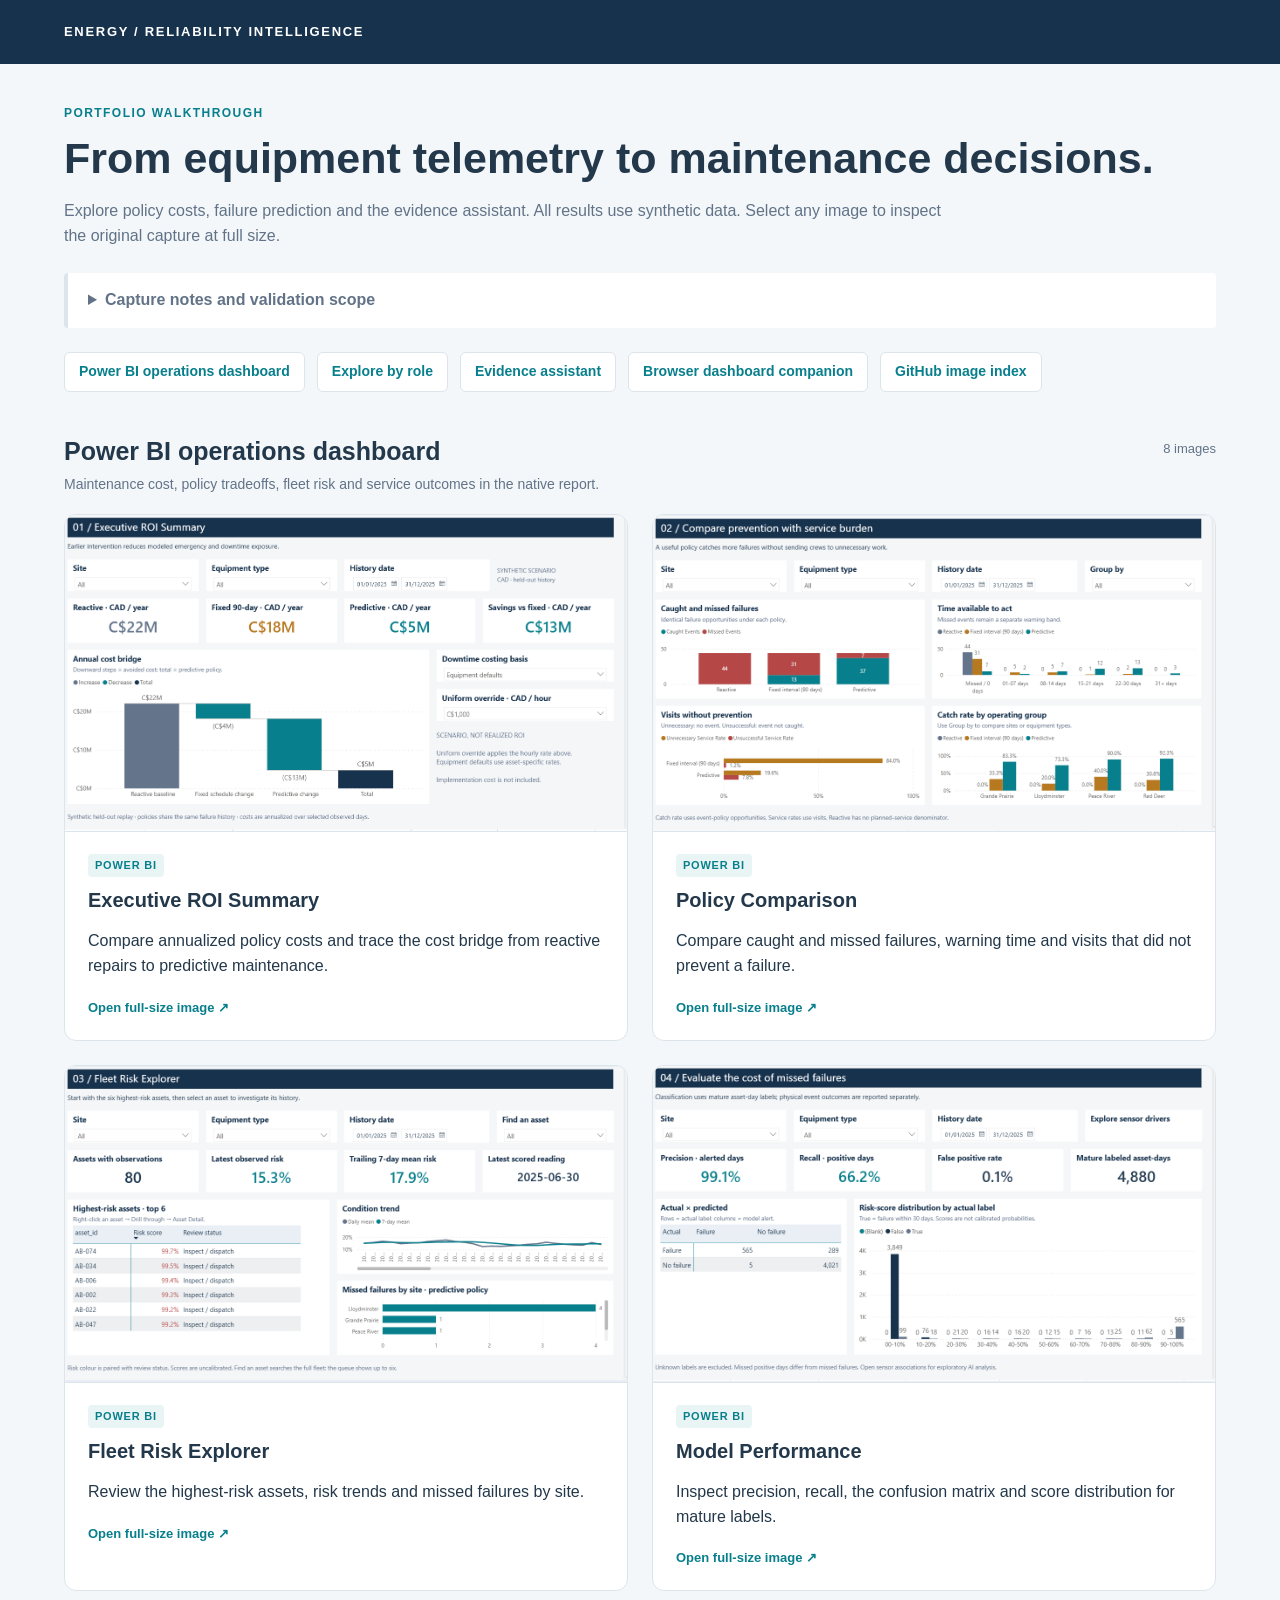
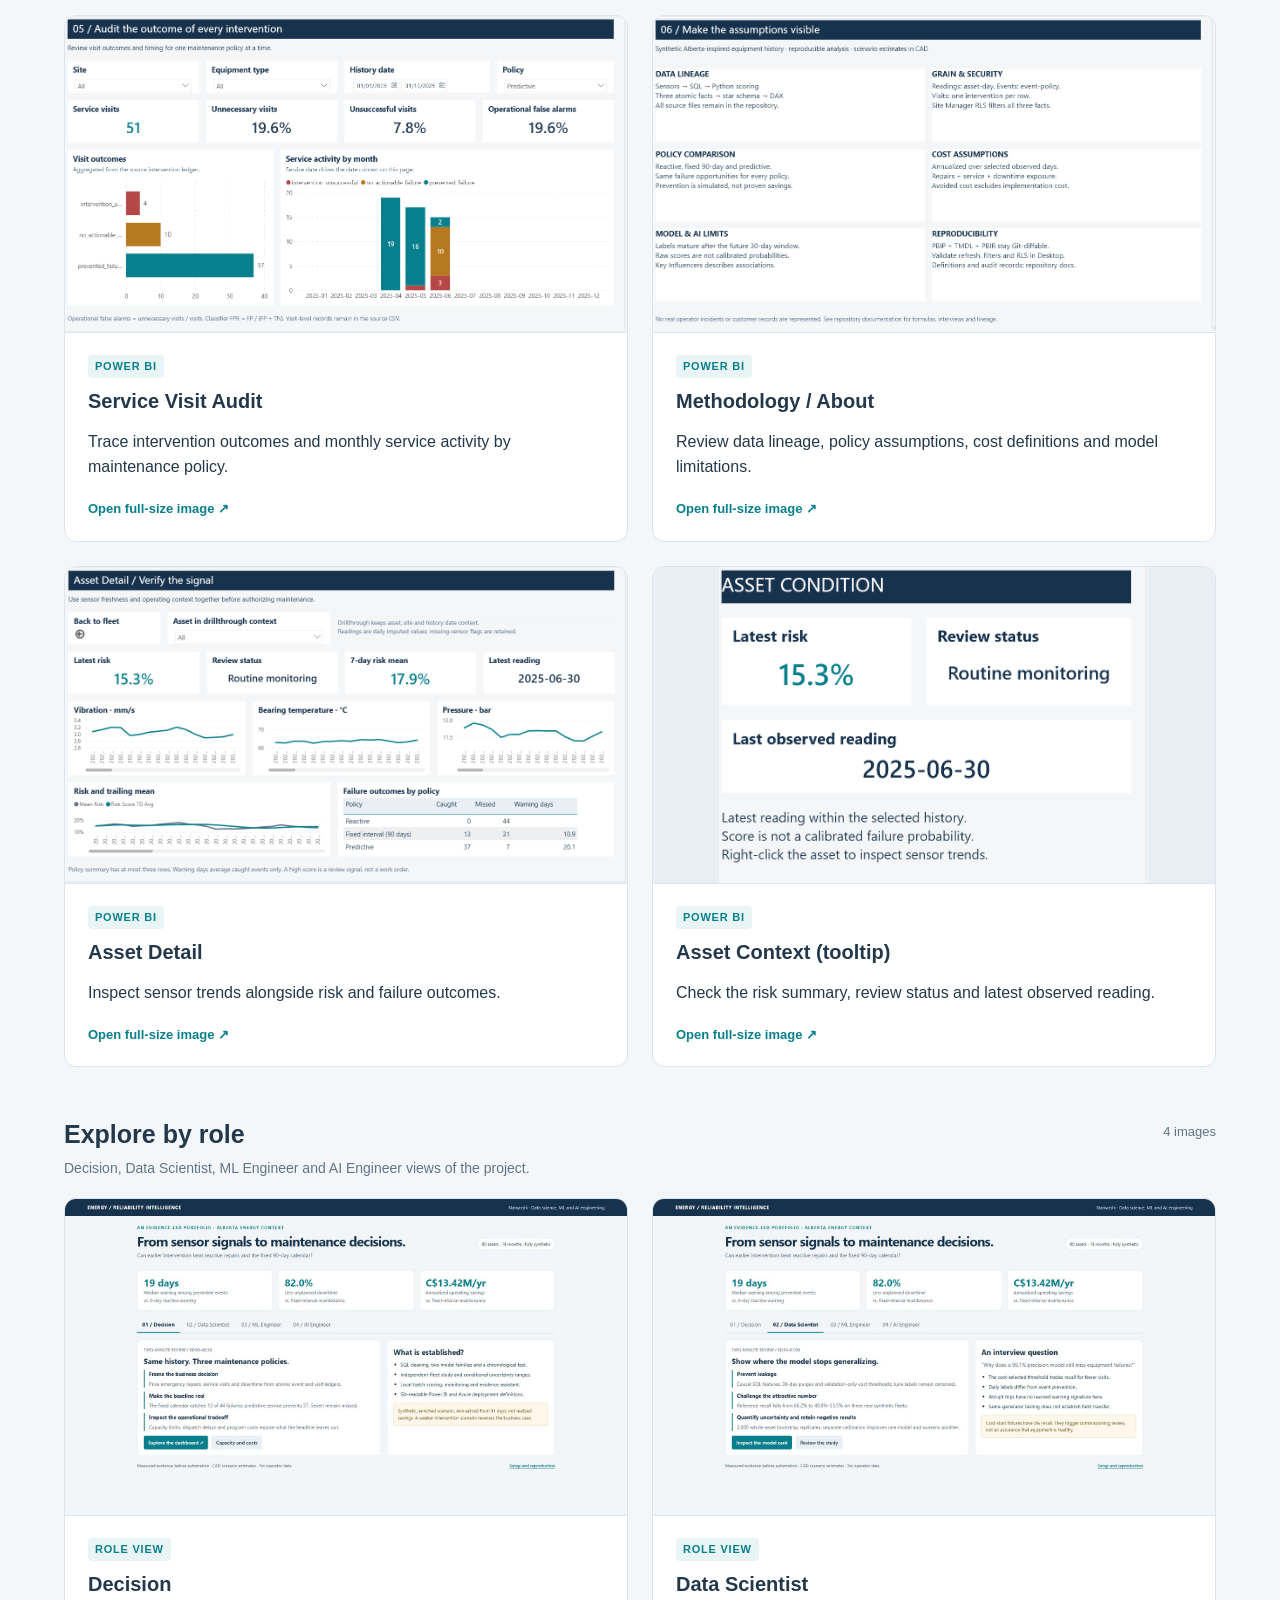
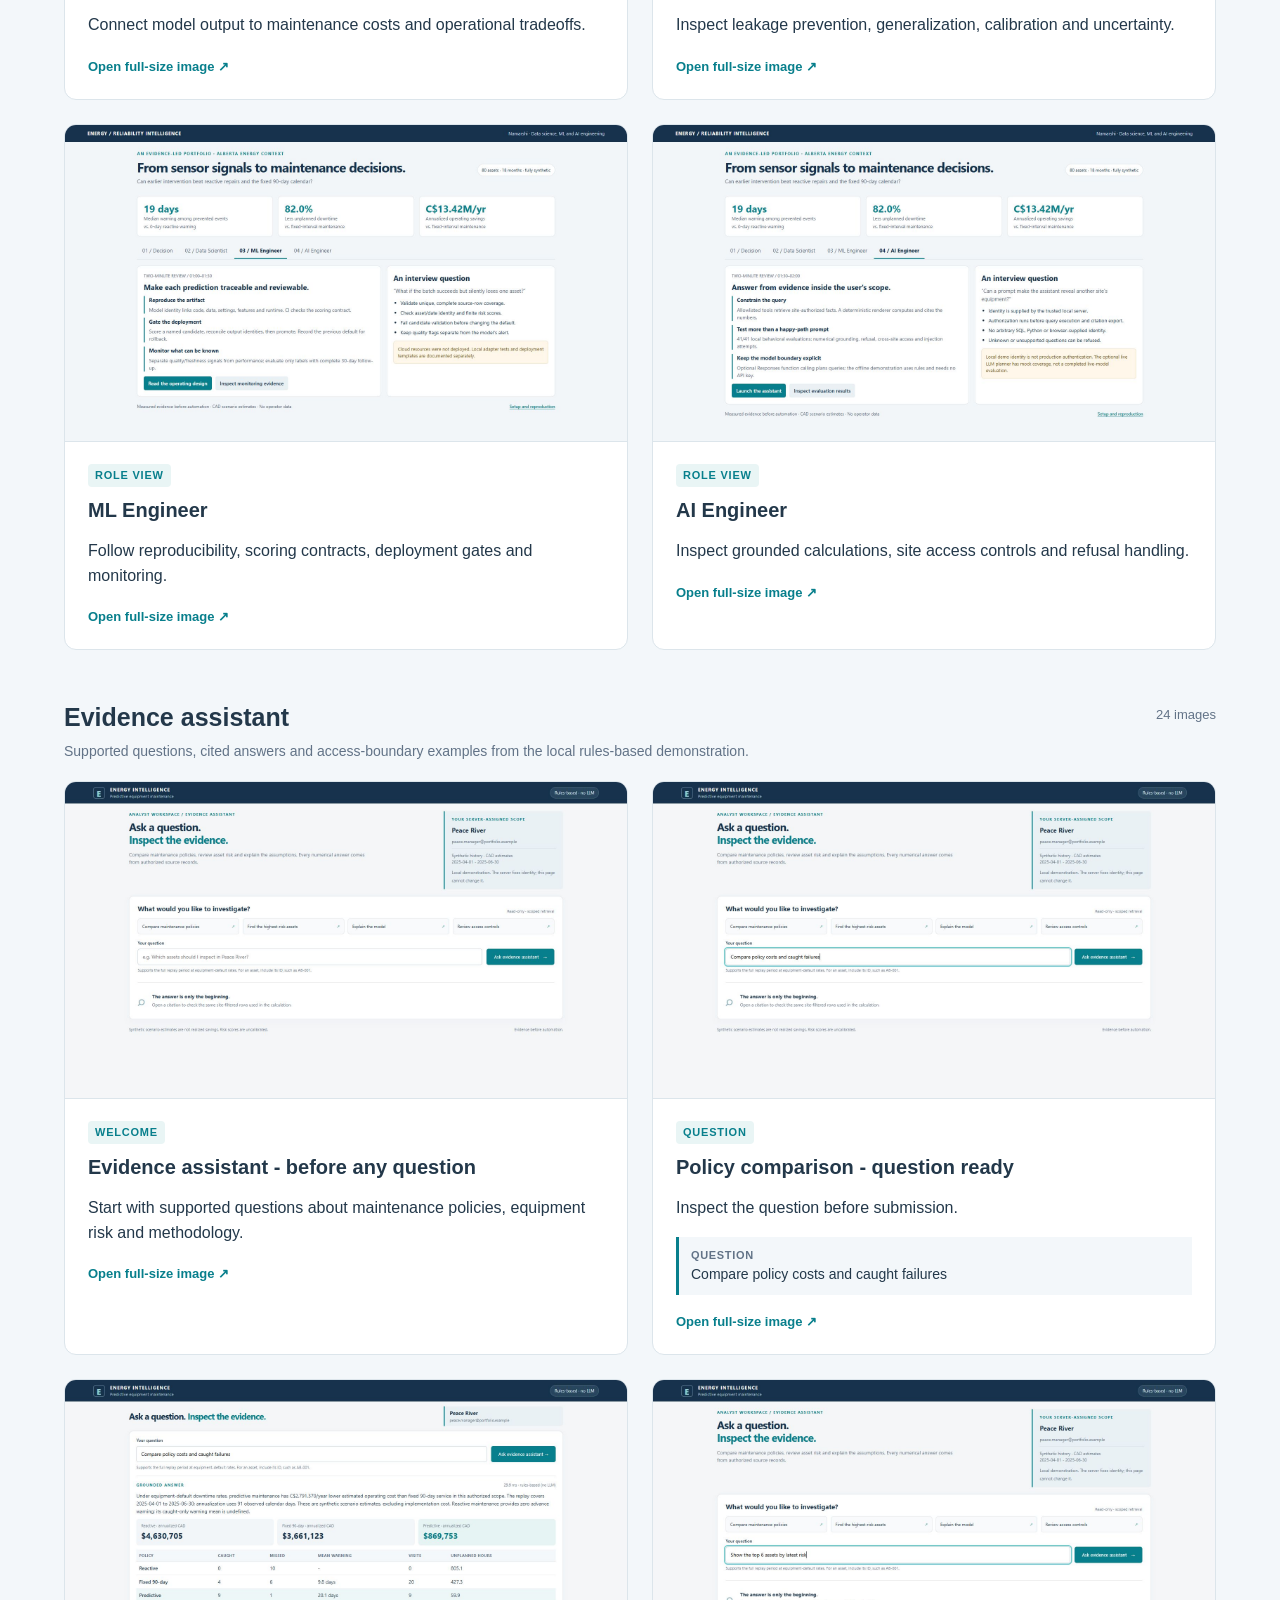
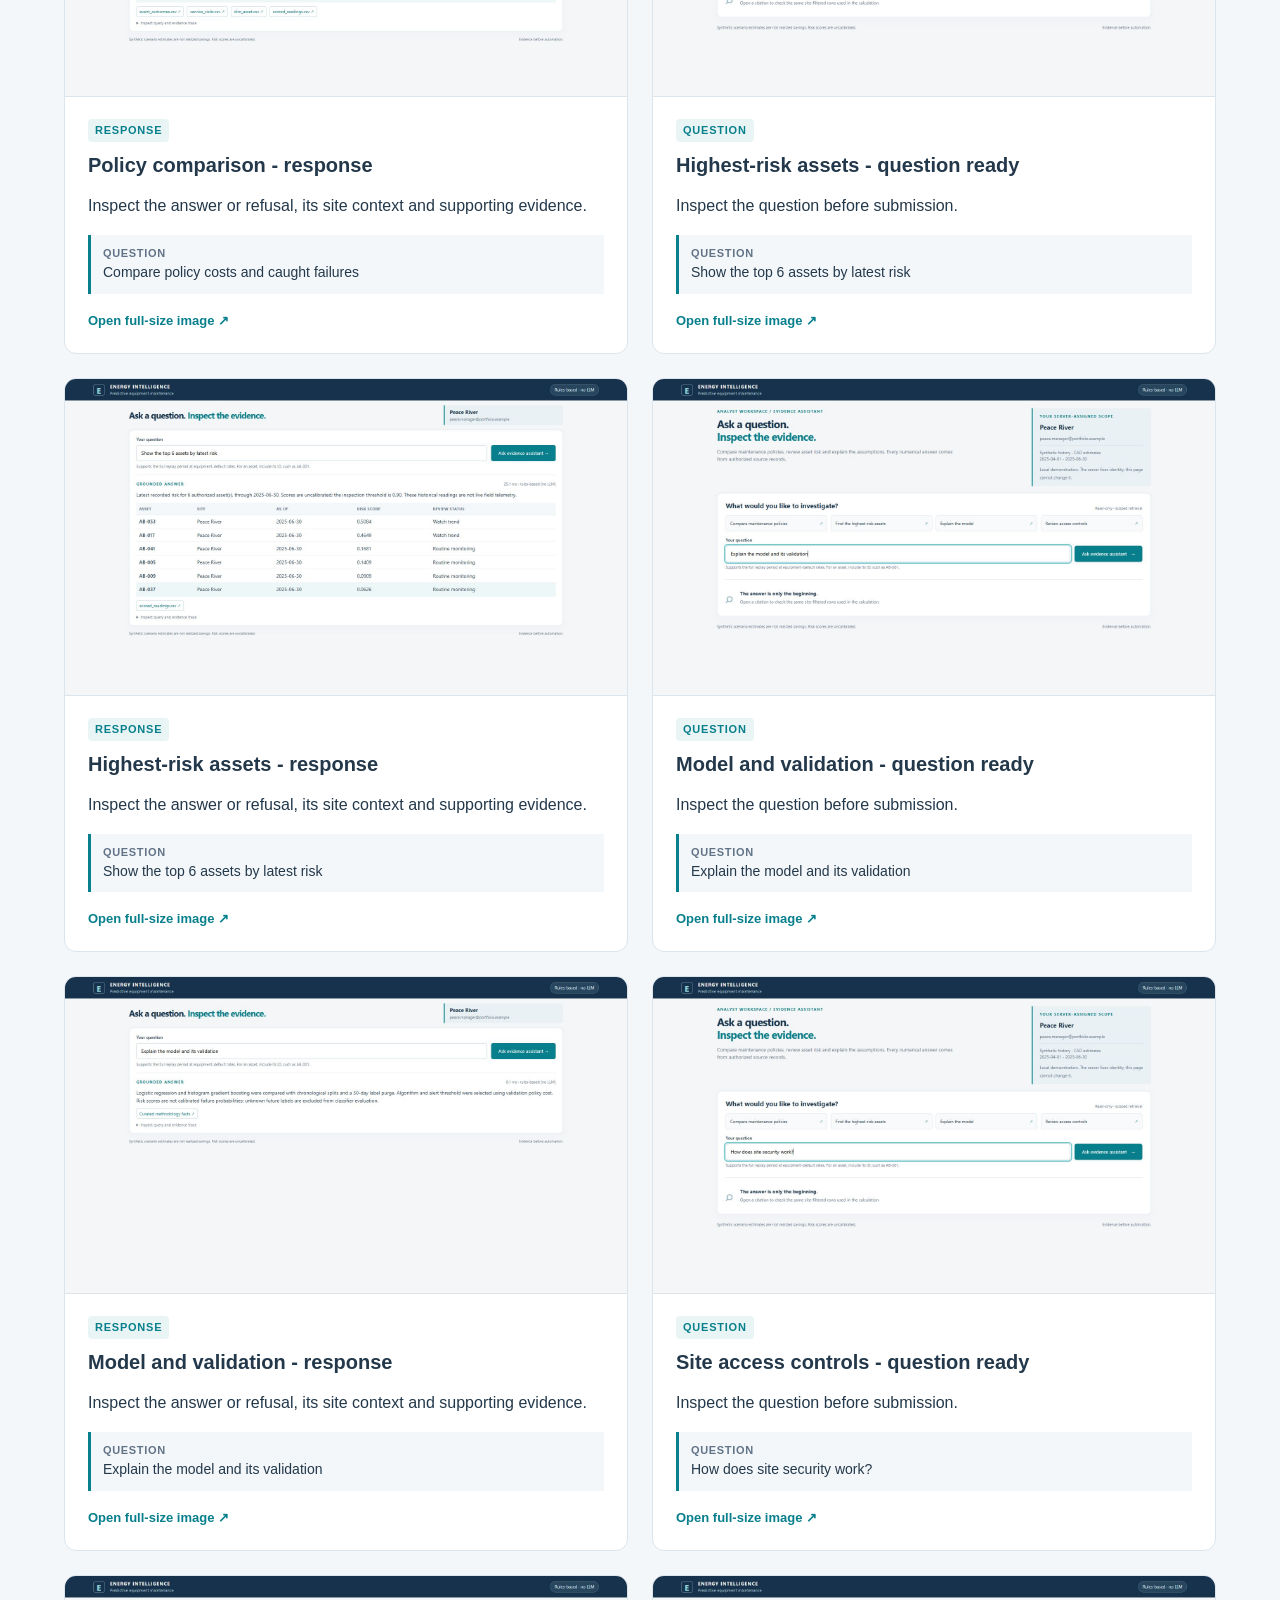
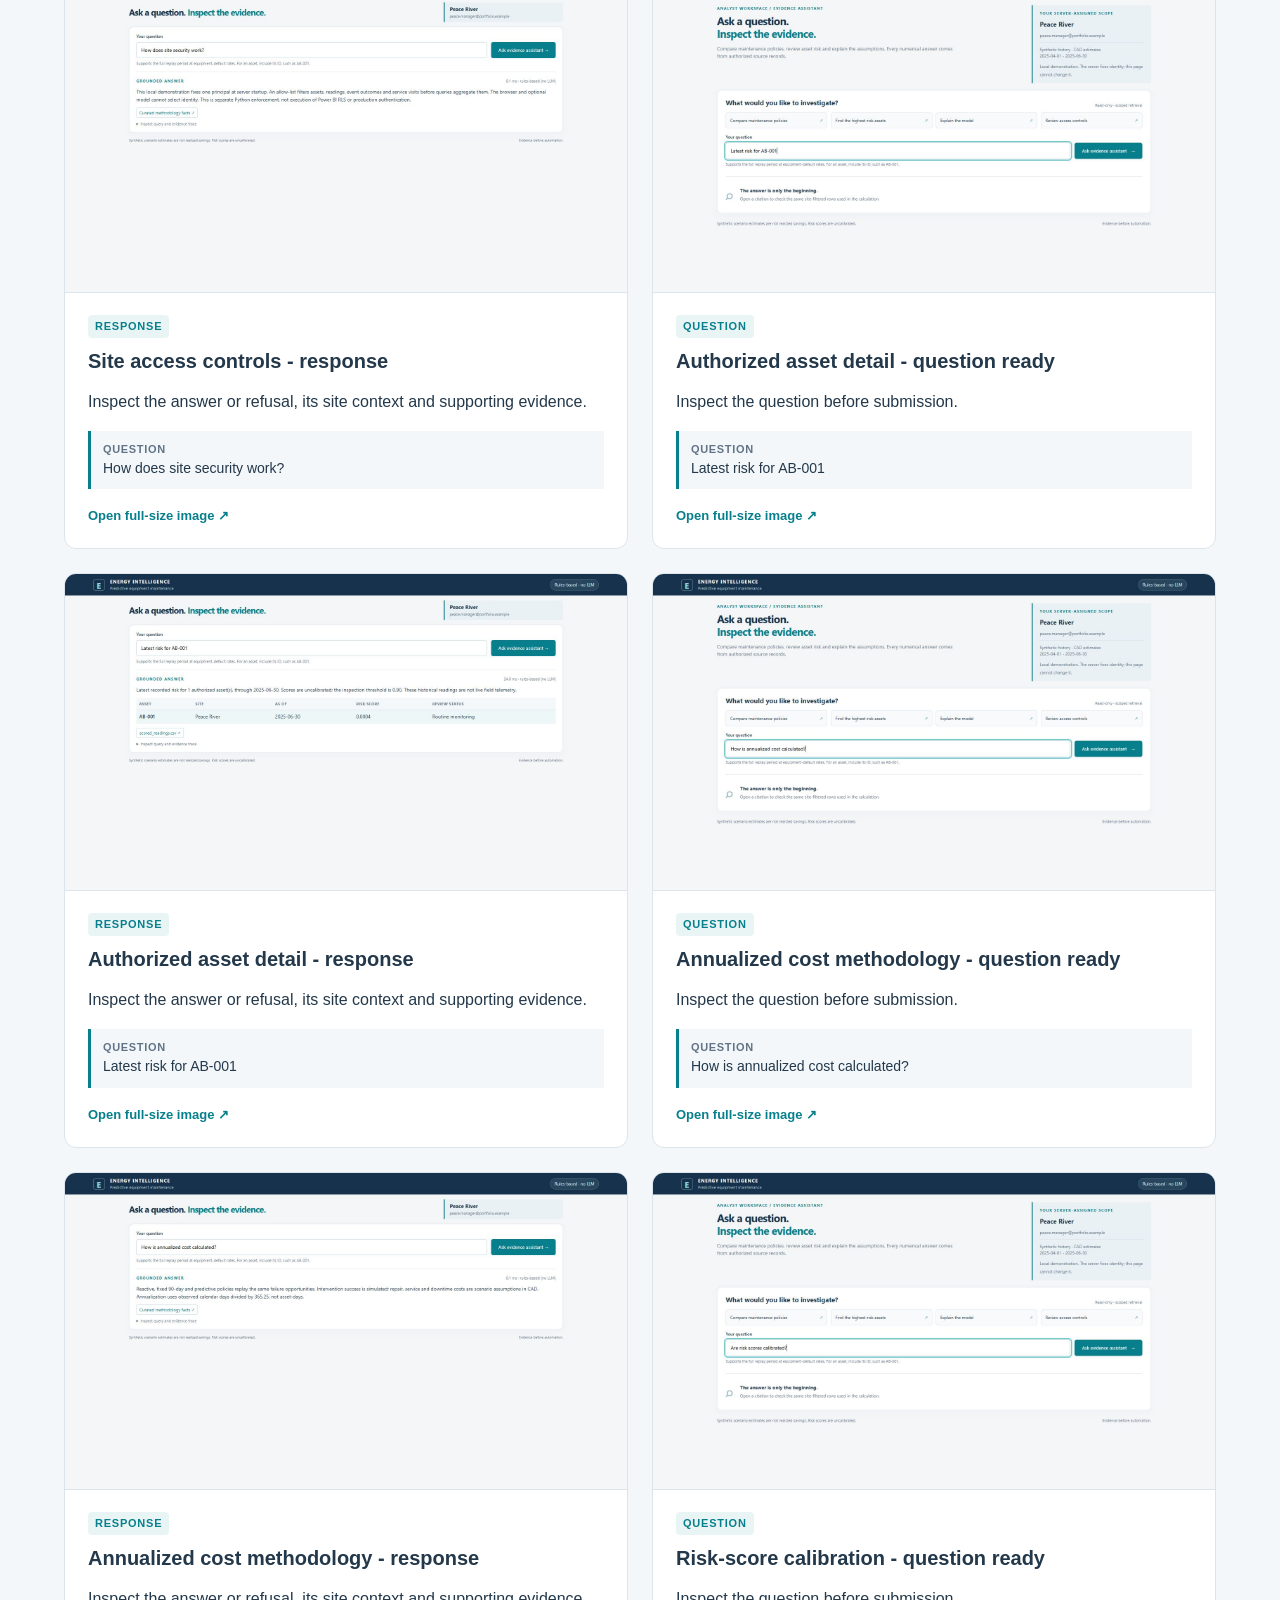
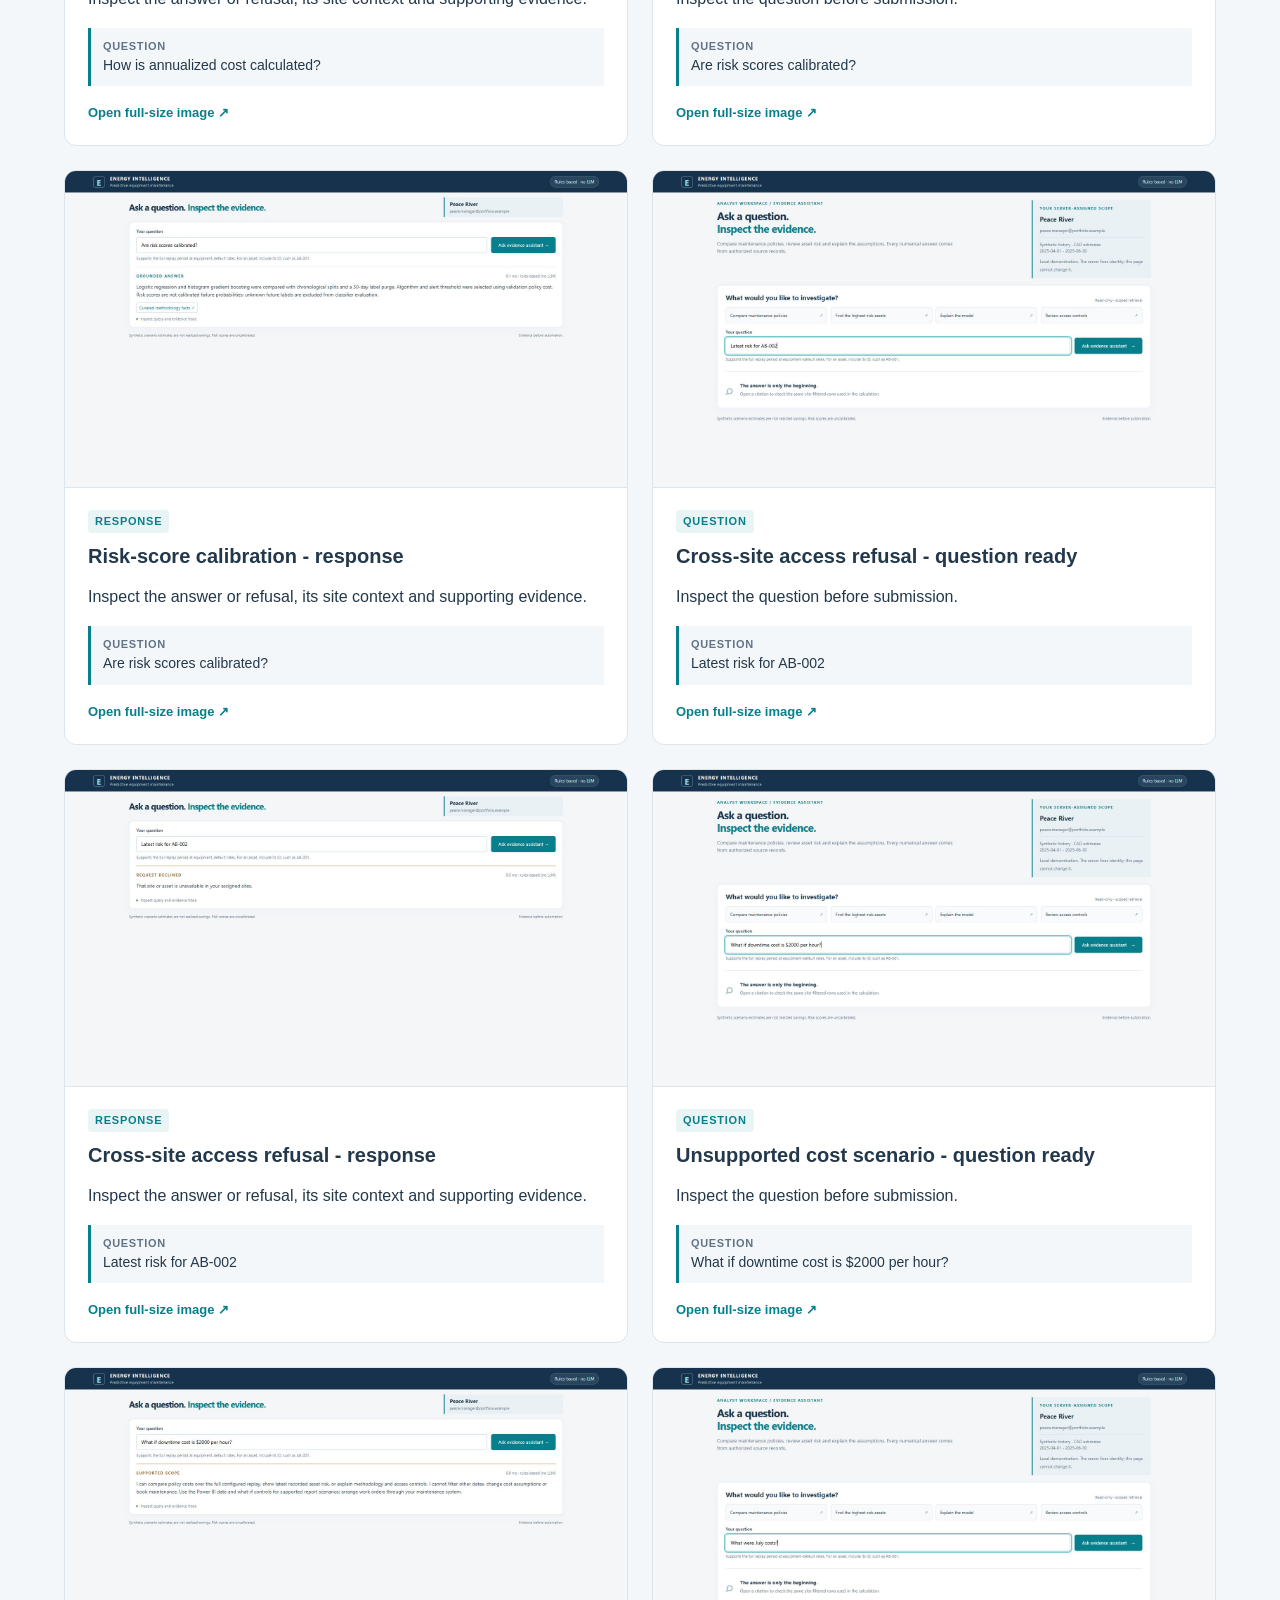
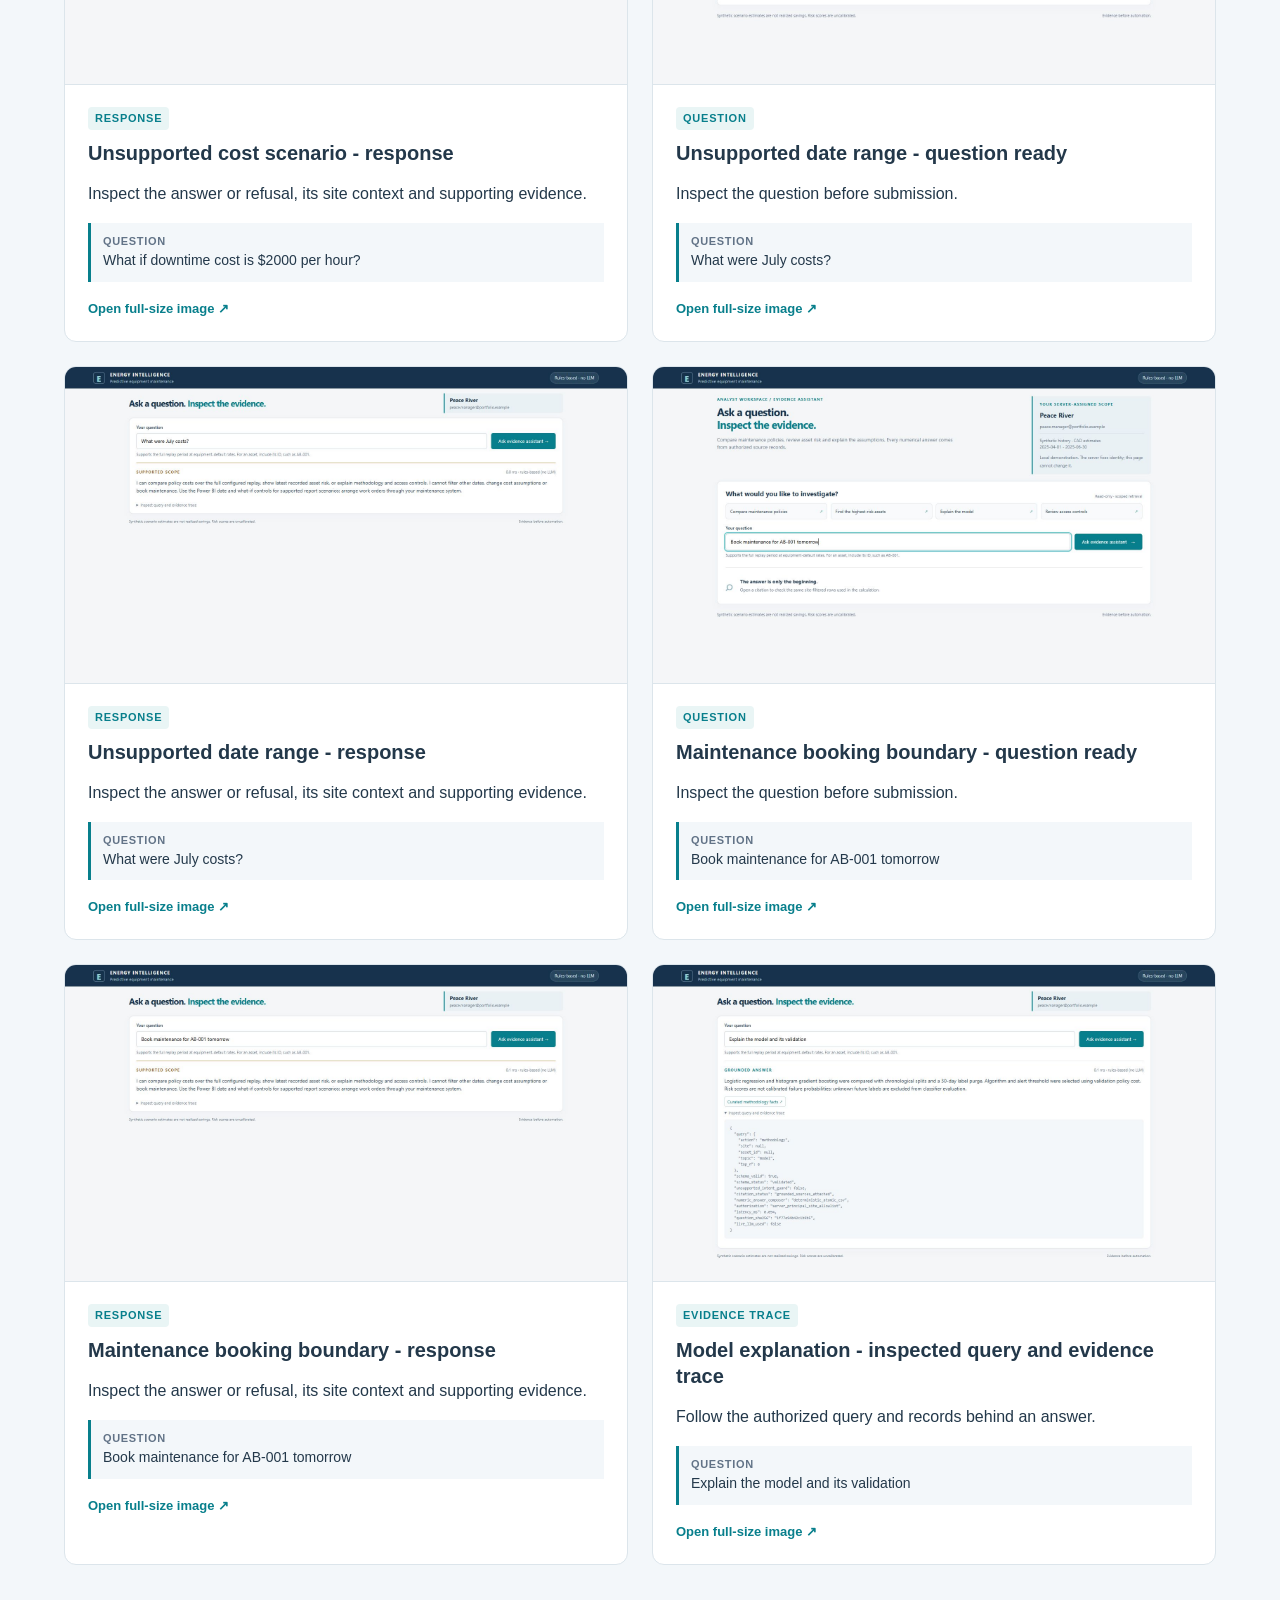
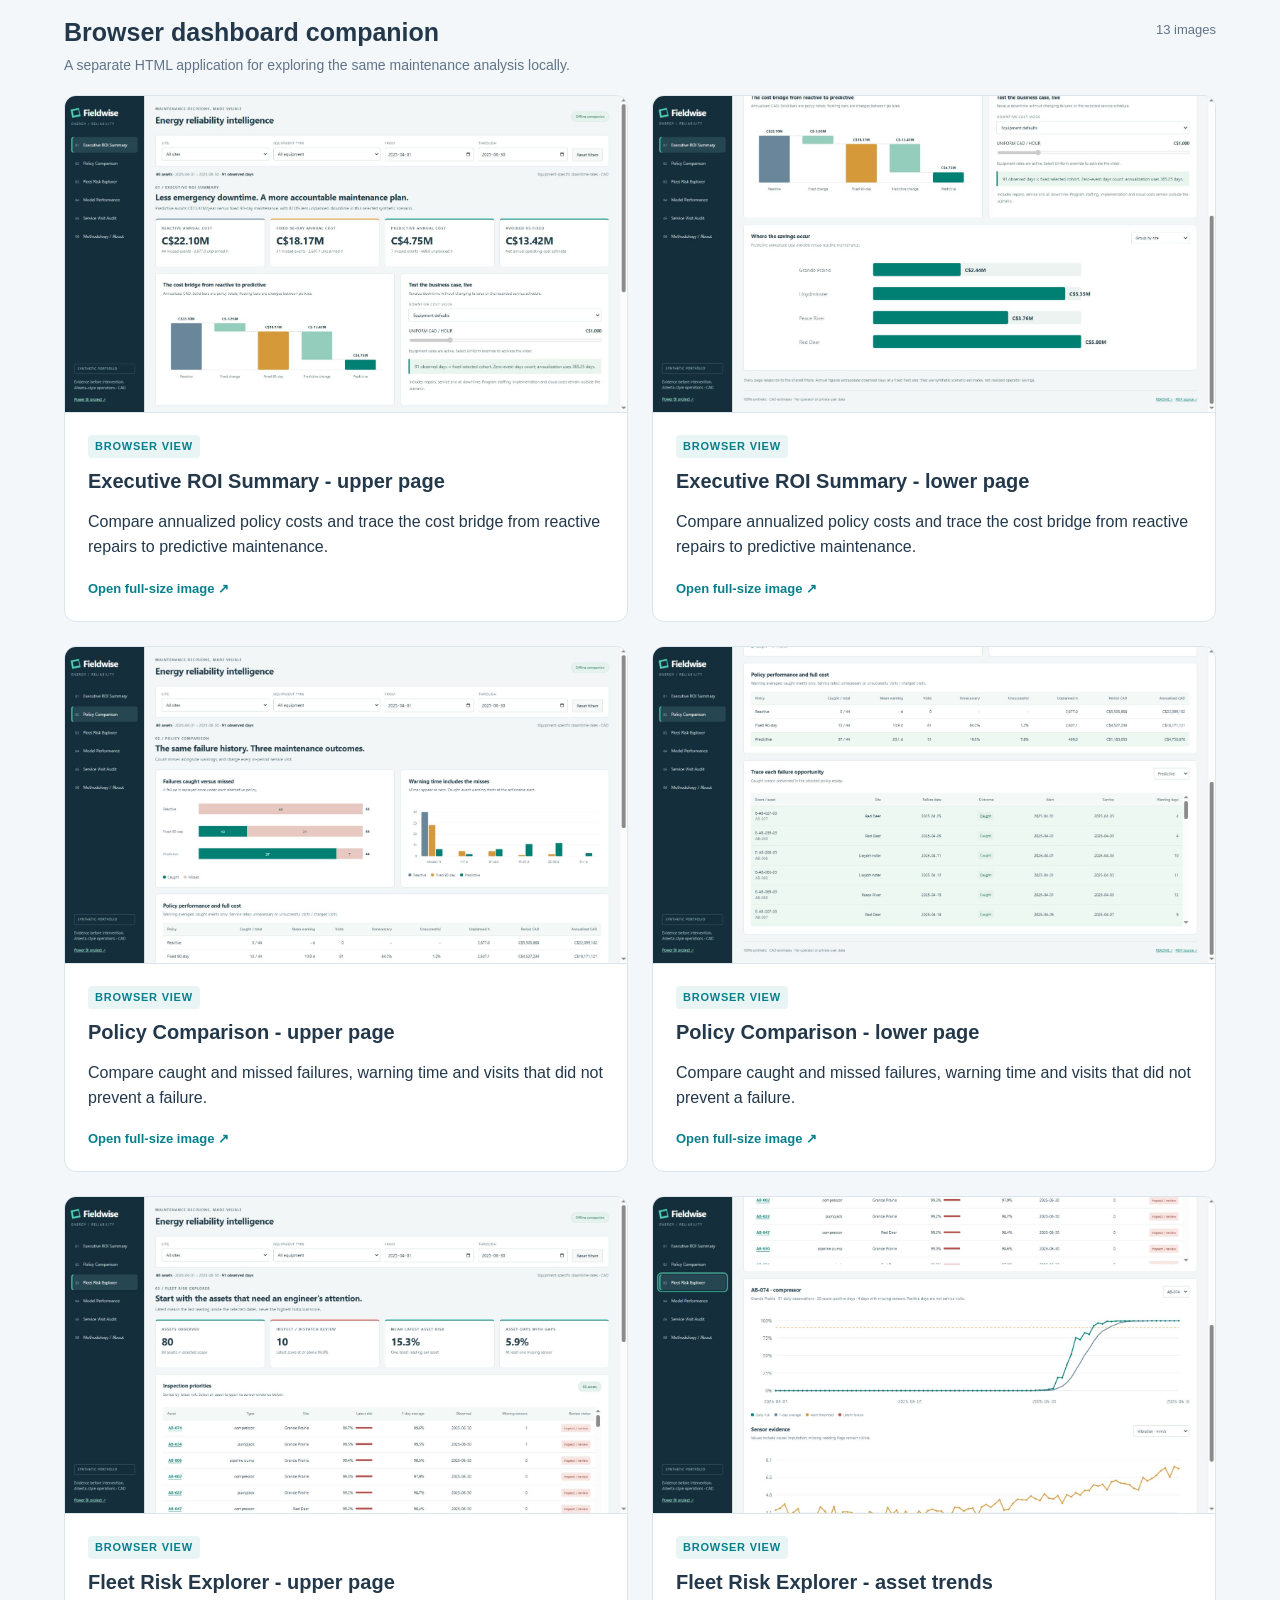
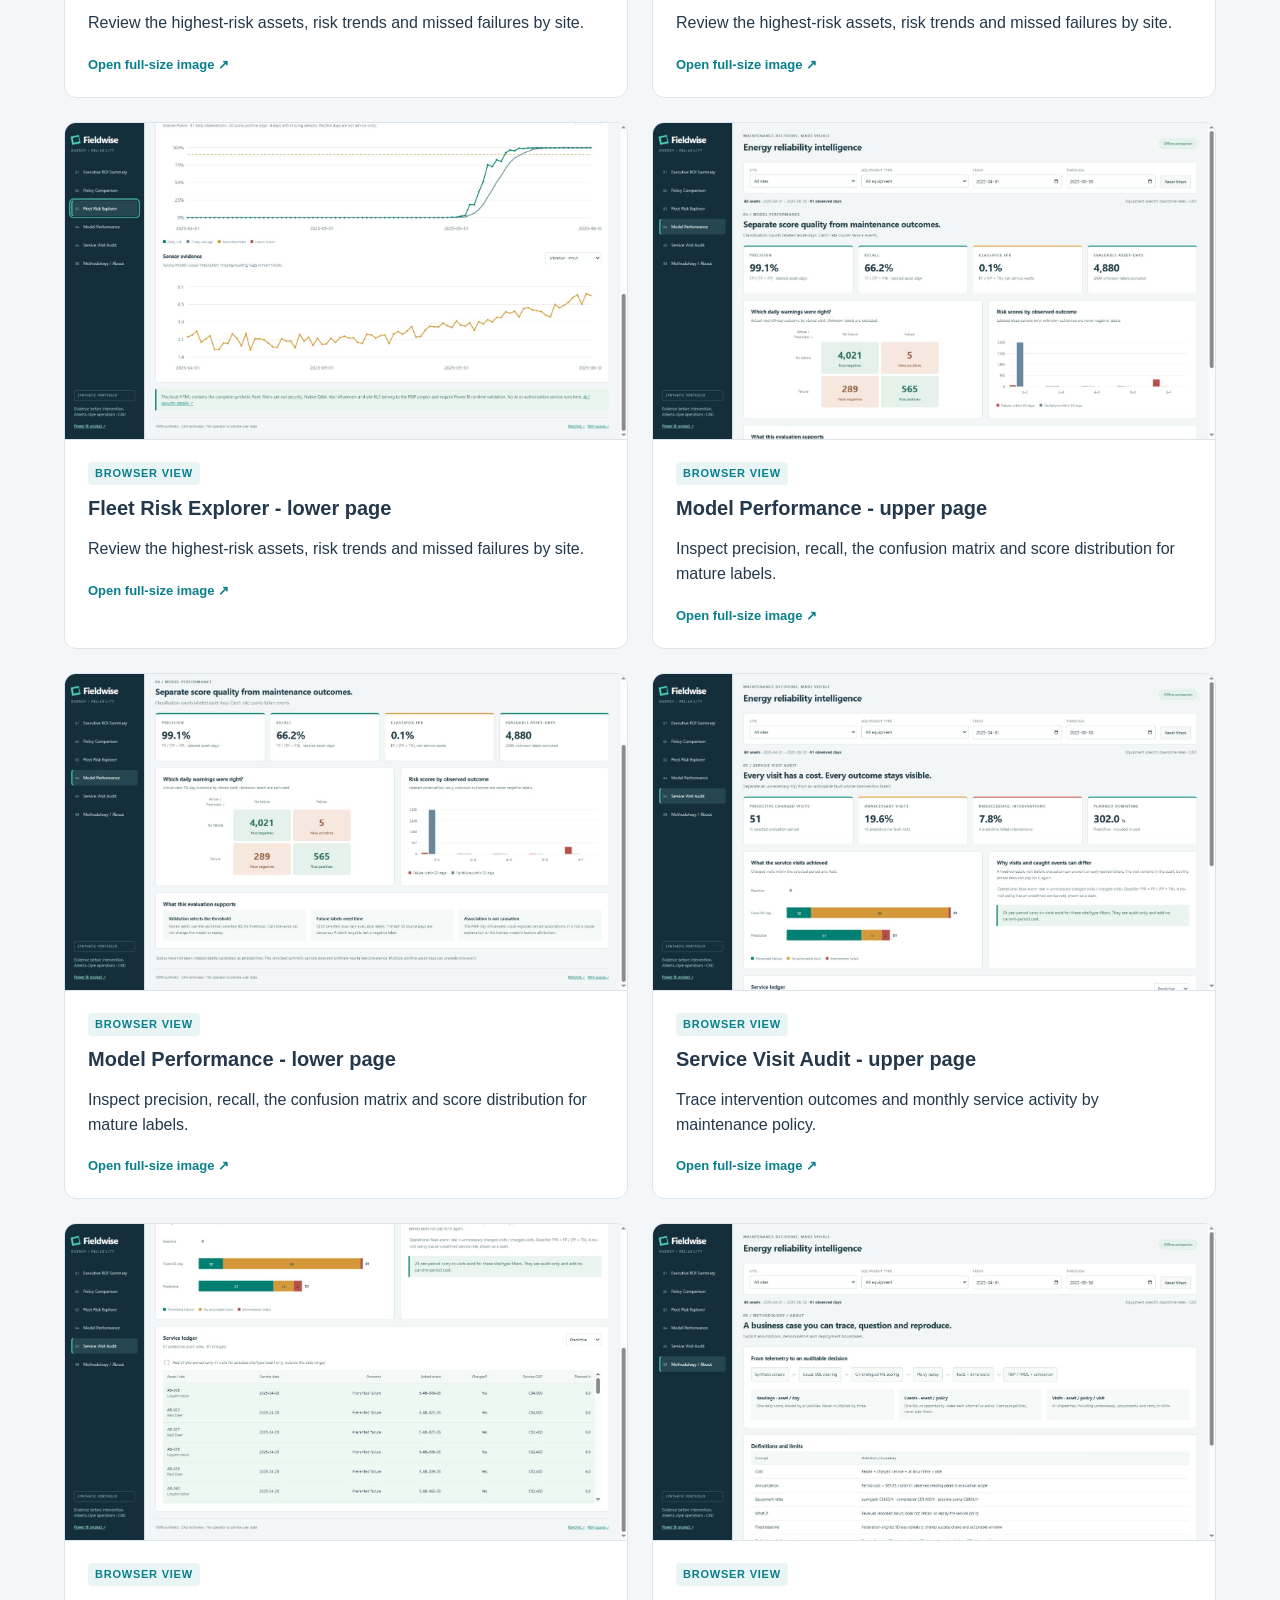
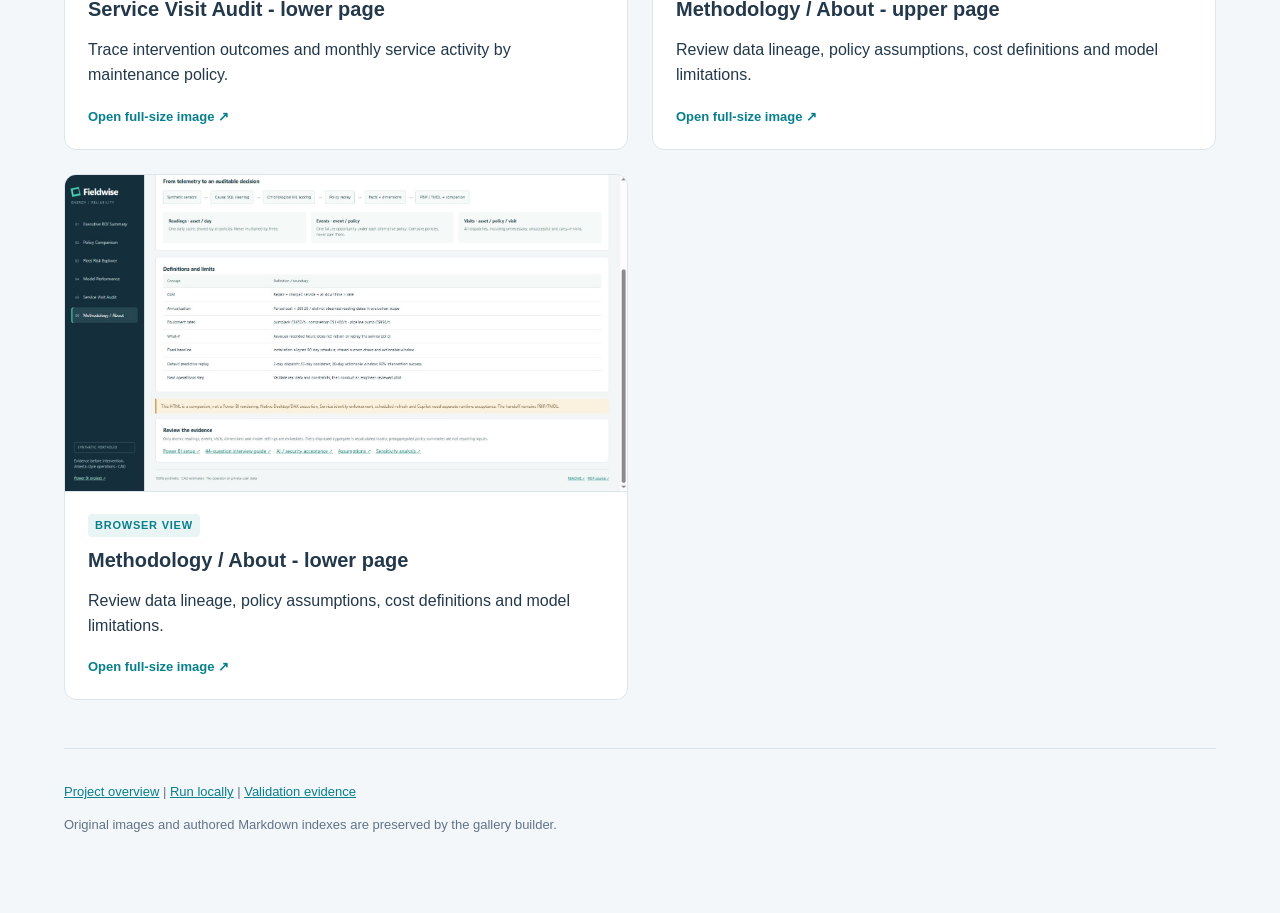
<file: screenshots/index.html>
<!doctype html>
<html lang="en"><head><meta charset="utf-8"><meta name="viewport" content="width=device-width,initial-scale=1"><title>Energy reliability | Screenshot gallery</title><style>
:root{--navy:#17324d;--teal:#087f8c;--ink:#23384a;--muted:#627387;--line:#dce5eb;--paper:#f3f7fa;--amber:#815f1b}
*{box-sizing:border-box}body{margin:0;background:var(--paper);color:var(--ink);font:16px/1.55 "Segoe UI",Arial,sans-serif}a{color:var(--teal)}a:focus-visible{outline:3px solid #bd721b;outline-offset:5px}header{background:var(--navy);color:white;padding:22px 5vw}.brand{font-size:13px;letter-spacing:.13em;font-weight:700}main{max-width:1440px;margin:auto;padding:40px 5vw 64px}.eyebrow{color:var(--teal);font-size:12px;letter-spacing:.12em;font-weight:700;text-transform:uppercase}h1{font-size:clamp(28px,4vw,43px);line-height:1.18;margin:10px 0 15px}.intro{max-width:900px;color:var(--muted);margin-bottom:24px}.stats{display:grid;grid-template-columns:repeat(4,1fr);gap:14px;margin:24px 0}.stat{background:white;border:1px solid var(--line);border-radius:10px;padding:16px 20px}.stat strong{display:block;color:var(--teal);font-size:27px}.stat span{font-size:13px;color:var(--muted)}.note{border-left:4px solid var(--line);background:white;color:var(--muted);padding:15px 20px;border-radius:4px}nav{display:flex;gap:12px;flex-wrap:wrap;margin:24px 0 40px}nav a{background:white;border:1px solid var(--line);border-radius:6px;padding:8px 14px;text-decoration:none;font-size:14px;font-weight:600}section{margin-bottom:48px;scroll-margin-top:20px}.section-head{display:flex;justify-content:space-between;align-items:flex-start;gap:20px;margin-bottom:18px}h2{font-size:25px;margin:0 0 4px}.section-head p{margin:0;color:var(--muted);max-width:850px;font-size:14px}.count{white-space:nowrap;color:var(--muted);font-size:13px;padding-top:7px}.grid{display:grid;grid-template-columns:repeat(2,minmax(0,1fr));gap:24px}.card{background:white;border:1px solid var(--line);border-radius:12px;overflow:hidden}.image-link{display:block;background:#e8eef3;border-bottom:1px solid var(--line)}.image-link img{width:100%;aspect-ratio:16/9;object-fit:contain;display:block}.card-body{padding:20px 23px}.phase{display:inline-block;font-size:11px;letter-spacing:.07em;text-transform:uppercase;color:var(--teal);background:#e9f5f5;border-radius:4px;padding:3px 7px;font-weight:700}h3{font-size:20px;line-height:1.3;margin:10px 0 12px}.question{background:var(--paper);padding:10px 12px;font-size:14px;border-left:3px solid var(--teal)}.question strong{display:block;color:var(--muted);font-size:11px;letter-spacing:.06em;text-transform:uppercase}dl{display:grid;grid-template-columns:75px minmax(0,1fr);gap:5px 12px;font-size:12px;margin:15px 0}dt{color:var(--muted)}dd{margin:0;overflow-wrap:anywhere}.source{font-family:Consolas,monospace;font-size:11px}.full-size{font-weight:600;font-size:13px;text-decoration:none}footer{border-top:1px solid var(--line);padding-top:20px;font-size:13px;color:var(--muted)}footer p{max-width:960px}@media(max-width:760px){main{padding:26px 20px}.stats{grid-template-columns:repeat(2,1fr)}.grid{grid-template-columns:1fr}.section-head{display:block}header{padding:18px 20px}.count{display:block;margin-top:5px}}@media print{body{background:white}nav{display:none}.card{break-inside:avoid}.grid{grid-template-columns:1fr}}
.capture-context{font-size:13px;color:var(--muted);margin:16px 0;max-width:1100px}.card.standalone{grid-column:1/-1;display:grid;grid-template-columns:1.35fr 1fr}.card.standalone .image-link{border-bottom:0;border-right:1px solid var(--line);align-self:center}@media(max-width:760px){.card.standalone{display:block}.card.standalone .image-link{border-bottom:1px solid var(--line);border-right:0}}
</style></head>
<body><header><div class="brand">ENERGY / RELIABILITY INTELLIGENCE</div></header><main>
<div class="eyebrow">Portfolio walkthrough</div><h1>From equipment telemetry to maintenance decisions.</h1>
<p class="intro">Explore policy costs, failure prediction and the evidence assistant. All results use synthetic data. Select any image to inspect the original capture at full size.</p>
<details class="note"><summary><strong>Capture notes and validation scope</strong></summary><p>Native images predate a later report-formatting pass; some charts retain scrollbars, and Asset Detail and Asset Context show fleet aggregates. Screenshots do not establish refresh, interactive, mobile or Service RLS acceptance. Native pages not pictured: Sensor Associations. Browser views are separate applications; the assistant uses rules-based queries.</p></details>
<nav aria-label="Gallery sections"><a href="#powerbi-native">Power BI operations dashboard</a><a href="#reviewer-tour">Explore by role</a><a href="#assistant">Evidence assistant</a><a href="#dashboard-companion">Browser dashboard companion</a><a href="README.md">GitHub image index</a></nav>
<section id="powerbi-native"><div class="section-head"><div><h2>Power BI operations dashboard</h2><p>Maintenance cost, policy tradeoffs, fleet risk and service outcomes in the native report.</p></div><span class="count">8 images</span></div><div class="grid"><article class="card">
<a class="image-link" href="powerbi-native/01-executive-roi.png" target="_blank" rel="noopener" aria-label="Open full-size screenshot: Executive ROI Summary"><img src="powerbi-native/01-executive-roi.png" alt="Executive ROI Summary" loading="lazy"></a>
<div class="card-body"><span class="phase">Power BI</span><h3>Executive ROI Summary</h3><p>Compare annualized policy costs and trace the cost bridge from reactive repairs to predictive maintenance.</p>
<a class="full-size" href="powerbi-native/01-executive-roi.png" target="_blank" rel="noopener">Open full-size image <span aria-hidden="true">&#8599;</span></a></div></article>
<article class="card">
<a class="image-link" href="powerbi-native/02-policy-comparison.png" target="_blank" rel="noopener" aria-label="Open full-size screenshot: Policy Comparison"><img src="powerbi-native/02-policy-comparison.png" alt="Policy Comparison" loading="lazy"></a>
<div class="card-body"><span class="phase">Power BI</span><h3>Policy Comparison</h3><p>Compare caught and missed failures, warning time and visits that did not prevent a failure.</p>
<a class="full-size" href="powerbi-native/02-policy-comparison.png" target="_blank" rel="noopener">Open full-size image <span aria-hidden="true">&#8599;</span></a></div></article>
<article class="card">
<a class="image-link" href="powerbi-native/03-fleet-risk.png" target="_blank" rel="noopener" aria-label="Open full-size screenshot: Fleet Risk Explorer"><img src="powerbi-native/03-fleet-risk.png" alt="Fleet Risk Explorer" loading="lazy"></a>
<div class="card-body"><span class="phase">Power BI</span><h3>Fleet Risk Explorer</h3><p>Review the highest-risk assets, risk trends and missed failures by site.</p>
<a class="full-size" href="powerbi-native/03-fleet-risk.png" target="_blank" rel="noopener">Open full-size image <span aria-hidden="true">&#8599;</span></a></div></article>
<article class="card">
<a class="image-link" href="powerbi-native/04-model-performance.png" target="_blank" rel="noopener" aria-label="Open full-size screenshot: Model Performance"><img src="powerbi-native/04-model-performance.png" alt="Model Performance" loading="lazy"></a>
<div class="card-body"><span class="phase">Power BI</span><h3>Model Performance</h3><p>Inspect precision, recall, the confusion matrix and score distribution for mature labels.</p>
<a class="full-size" href="powerbi-native/04-model-performance.png" target="_blank" rel="noopener">Open full-size image <span aria-hidden="true">&#8599;</span></a></div></article>
<article class="card">
<a class="image-link" href="powerbi-native/05-service-audit.png" target="_blank" rel="noopener" aria-label="Open full-size screenshot: Service Visit Audit"><img src="powerbi-native/05-service-audit.png" alt="Service Visit Audit" loading="lazy"></a>
<div class="card-body"><span class="phase">Power BI</span><h3>Service Visit Audit</h3><p>Trace intervention outcomes and monthly service activity by maintenance policy.</p>
<a class="full-size" href="powerbi-native/05-service-audit.png" target="_blank" rel="noopener">Open full-size image <span aria-hidden="true">&#8599;</span></a></div></article>
<article class="card">
<a class="image-link" href="powerbi-native/06-methodology.png" target="_blank" rel="noopener" aria-label="Open full-size screenshot: Methodology / About"><img src="powerbi-native/06-methodology.png" alt="Methodology / About" loading="lazy"></a>
<div class="card-body"><span class="phase">Power BI</span><h3>Methodology / About</h3><p>Review data lineage, policy assumptions, cost definitions and model limitations.</p>
<a class="full-size" href="powerbi-native/06-methodology.png" target="_blank" rel="noopener">Open full-size image <span aria-hidden="true">&#8599;</span></a></div></article>
<article class="card">
<a class="image-link" href="powerbi-native/07-asset-detail.png" target="_blank" rel="noopener" aria-label="Open full-size screenshot: Asset Detail"><img src="powerbi-native/07-asset-detail.png" alt="Asset Detail" loading="lazy"></a>
<div class="card-body"><span class="phase">Power BI</span><h3>Asset Detail</h3><p>Inspect sensor trends alongside risk and failure outcomes.</p>
<a class="full-size" href="powerbi-native/07-asset-detail.png" target="_blank" rel="noopener">Open full-size image <span aria-hidden="true">&#8599;</span></a></div></article>
<article class="card">
<a class="image-link" href="powerbi-native/08-asset-context.png" target="_blank" rel="noopener" aria-label="Open full-size screenshot: Asset Context (tooltip)"><img src="powerbi-native/08-asset-context.png" alt="Asset Context (tooltip)" loading="lazy"></a>
<div class="card-body"><span class="phase">Power BI</span><h3>Asset Context (tooltip)</h3><p>Check the risk summary, review status and latest observed reading.</p>
<a class="full-size" href="powerbi-native/08-asset-context.png" target="_blank" rel="noopener">Open full-size image <span aria-hidden="true">&#8599;</span></a></div></article></div></section><section id="reviewer-tour"><div class="section-head"><div><h2>Explore by role</h2><p>Decision, Data Scientist, ML Engineer and AI Engineer views of the project.</p></div><span class="count">4 images</span></div><div class="grid"><article class="card">
<a class="image-link" href="reviewer-tour/01-decision.jpg" target="_blank" rel="noopener" aria-label="Open full-size screenshot: Decision"><img src="reviewer-tour/01-decision.jpg" alt="Decision" loading="lazy"></a>
<div class="card-body"><span class="phase">Role view</span><h3>Decision</h3><p>Connect model output to maintenance costs and operational tradeoffs.</p>
<a class="full-size" href="reviewer-tour/01-decision.jpg" target="_blank" rel="noopener">Open full-size image <span aria-hidden="true">&#8599;</span></a></div></article>
<article class="card">
<a class="image-link" href="reviewer-tour/02-data-scientist.jpg" target="_blank" rel="noopener" aria-label="Open full-size screenshot: Data Scientist"><img src="reviewer-tour/02-data-scientist.jpg" alt="Data Scientist" loading="lazy"></a>
<div class="card-body"><span class="phase">Role view</span><h3>Data Scientist</h3><p>Inspect leakage prevention, generalization, calibration and uncertainty.</p>
<a class="full-size" href="reviewer-tour/02-data-scientist.jpg" target="_blank" rel="noopener">Open full-size image <span aria-hidden="true">&#8599;</span></a></div></article>
<article class="card">
<a class="image-link" href="reviewer-tour/03-ml-engineer.jpg" target="_blank" rel="noopener" aria-label="Open full-size screenshot: ML Engineer"><img src="reviewer-tour/03-ml-engineer.jpg" alt="ML Engineer" loading="lazy"></a>
<div class="card-body"><span class="phase">Role view</span><h3>ML Engineer</h3><p>Follow reproducibility, scoring contracts, deployment gates and monitoring.</p>
<a class="full-size" href="reviewer-tour/03-ml-engineer.jpg" target="_blank" rel="noopener">Open full-size image <span aria-hidden="true">&#8599;</span></a></div></article>
<article class="card">
<a class="image-link" href="reviewer-tour/04-ai-engineer.jpg" target="_blank" rel="noopener" aria-label="Open full-size screenshot: AI Engineer"><img src="reviewer-tour/04-ai-engineer.jpg" alt="AI Engineer" loading="lazy"></a>
<div class="card-body"><span class="phase">Role view</span><h3>AI Engineer</h3><p>Inspect grounded calculations, site access controls and refusal handling.</p>
<a class="full-size" href="reviewer-tour/04-ai-engineer.jpg" target="_blank" rel="noopener">Open full-size image <span aria-hidden="true">&#8599;</span></a></div></article></div></section><section id="assistant"><div class="section-head"><div><h2>Evidence assistant</h2><p>Supported questions, cited answers and access-boundary examples from the local rules-based demonstration.</p></div><span class="count">24 images</span></div><div class="grid"><article class="card">
<a class="image-link" href="assistant/00-welcome.jpg" target="_blank" rel="noopener" aria-label="Open full-size screenshot: Evidence assistant - before any question"><img src="assistant/00-welcome.jpg" alt="Evidence assistant - before any question" loading="lazy"></a>
<div class="card-body"><span class="phase">Welcome</span><h3>Evidence assistant - before any question</h3><p>Start with supported questions about maintenance policies, equipment risk and methodology.</p>
<a class="full-size" href="assistant/00-welcome.jpg" target="_blank" rel="noopener">Open full-size image <span aria-hidden="true">&#8599;</span></a></div></article>
<article class="card">
<a class="image-link" href="assistant/01-policy-comparison-before.jpg" target="_blank" rel="noopener" aria-label="Open full-size screenshot: Policy comparison - question ready"><img src="assistant/01-policy-comparison-before.jpg" alt="Policy comparison - question ready" loading="lazy"></a>
<div class="card-body"><span class="phase">Question</span><h3>Policy comparison - question ready</h3><p>Inspect the question before submission.</p><p class="question"><strong>Question</strong> Compare policy costs and caught failures</p>
<a class="full-size" href="assistant/01-policy-comparison-before.jpg" target="_blank" rel="noopener">Open full-size image <span aria-hidden="true">&#8599;</span></a></div></article>
<article class="card">
<a class="image-link" href="assistant/01-policy-comparison-after.jpg" target="_blank" rel="noopener" aria-label="Open full-size screenshot: Policy comparison - response"><img src="assistant/01-policy-comparison-after.jpg" alt="Policy comparison - response" loading="lazy"></a>
<div class="card-body"><span class="phase">Response</span><h3>Policy comparison - response</h3><p>Inspect the answer or refusal, its site context and supporting evidence.</p><p class="question"><strong>Question</strong> Compare policy costs and caught failures</p>
<a class="full-size" href="assistant/01-policy-comparison-after.jpg" target="_blank" rel="noopener">Open full-size image <span aria-hidden="true">&#8599;</span></a></div></article>
<article class="card">
<a class="image-link" href="assistant/02-highest-risk-assets-before.jpg" target="_blank" rel="noopener" aria-label="Open full-size screenshot: Highest-risk assets - question ready"><img src="assistant/02-highest-risk-assets-before.jpg" alt="Highest-risk assets - question ready" loading="lazy"></a>
<div class="card-body"><span class="phase">Question</span><h3>Highest-risk assets - question ready</h3><p>Inspect the question before submission.</p><p class="question"><strong>Question</strong> Show the top 6 assets by latest risk</p>
<a class="full-size" href="assistant/02-highest-risk-assets-before.jpg" target="_blank" rel="noopener">Open full-size image <span aria-hidden="true">&#8599;</span></a></div></article>
<article class="card">
<a class="image-link" href="assistant/02-highest-risk-assets-after.jpg" target="_blank" rel="noopener" aria-label="Open full-size screenshot: Highest-risk assets - response"><img src="assistant/02-highest-risk-assets-after.jpg" alt="Highest-risk assets - response" loading="lazy"></a>
<div class="card-body"><span class="phase">Response</span><h3>Highest-risk assets - response</h3><p>Inspect the answer or refusal, its site context and supporting evidence.</p><p class="question"><strong>Question</strong> Show the top 6 assets by latest risk</p>
<a class="full-size" href="assistant/02-highest-risk-assets-after.jpg" target="_blank" rel="noopener">Open full-size image <span aria-hidden="true">&#8599;</span></a></div></article>
<article class="card">
<a class="image-link" href="assistant/03-model-explanation-before.jpg" target="_blank" rel="noopener" aria-label="Open full-size screenshot: Model and validation - question ready"><img src="assistant/03-model-explanation-before.jpg" alt="Model and validation - question ready" loading="lazy"></a>
<div class="card-body"><span class="phase">Question</span><h3>Model and validation - question ready</h3><p>Inspect the question before submission.</p><p class="question"><strong>Question</strong> Explain the model and its validation</p>
<a class="full-size" href="assistant/03-model-explanation-before.jpg" target="_blank" rel="noopener">Open full-size image <span aria-hidden="true">&#8599;</span></a></div></article>
<article class="card">
<a class="image-link" href="assistant/03-model-explanation-after.jpg" target="_blank" rel="noopener" aria-label="Open full-size screenshot: Model and validation - response"><img src="assistant/03-model-explanation-after.jpg" alt="Model and validation - response" loading="lazy"></a>
<div class="card-body"><span class="phase">Response</span><h3>Model and validation - response</h3><p>Inspect the answer or refusal, its site context and supporting evidence.</p><p class="question"><strong>Question</strong> Explain the model and its validation</p>
<a class="full-size" href="assistant/03-model-explanation-after.jpg" target="_blank" rel="noopener">Open full-size image <span aria-hidden="true">&#8599;</span></a></div></article>
<article class="card">
<a class="image-link" href="assistant/04-access-controls-before.jpg" target="_blank" rel="noopener" aria-label="Open full-size screenshot: Site access controls - question ready"><img src="assistant/04-access-controls-before.jpg" alt="Site access controls - question ready" loading="lazy"></a>
<div class="card-body"><span class="phase">Question</span><h3>Site access controls - question ready</h3><p>Inspect the question before submission.</p><p class="question"><strong>Question</strong> How does site security work?</p>
<a class="full-size" href="assistant/04-access-controls-before.jpg" target="_blank" rel="noopener">Open full-size image <span aria-hidden="true">&#8599;</span></a></div></article>
<article class="card">
<a class="image-link" href="assistant/04-access-controls-after.jpg" target="_blank" rel="noopener" aria-label="Open full-size screenshot: Site access controls - response"><img src="assistant/04-access-controls-after.jpg" alt="Site access controls - response" loading="lazy"></a>
<div class="card-body"><span class="phase">Response</span><h3>Site access controls - response</h3><p>Inspect the answer or refusal, its site context and supporting evidence.</p><p class="question"><strong>Question</strong> How does site security work?</p>
<a class="full-size" href="assistant/04-access-controls-after.jpg" target="_blank" rel="noopener">Open full-size image <span aria-hidden="true">&#8599;</span></a></div></article>
<article class="card">
<a class="image-link" href="assistant/05-asset-detail-before.jpg" target="_blank" rel="noopener" aria-label="Open full-size screenshot: Authorized asset detail - question ready"><img src="assistant/05-asset-detail-before.jpg" alt="Authorized asset detail - question ready" loading="lazy"></a>
<div class="card-body"><span class="phase">Question</span><h3>Authorized asset detail - question ready</h3><p>Inspect the question before submission.</p><p class="question"><strong>Question</strong> Latest risk for AB-001</p>
<a class="full-size" href="assistant/05-asset-detail-before.jpg" target="_blank" rel="noopener">Open full-size image <span aria-hidden="true">&#8599;</span></a></div></article>
<article class="card">
<a class="image-link" href="assistant/05-asset-detail-after.jpg" target="_blank" rel="noopener" aria-label="Open full-size screenshot: Authorized asset detail - response"><img src="assistant/05-asset-detail-after.jpg" alt="Authorized asset detail - response" loading="lazy"></a>
<div class="card-body"><span class="phase">Response</span><h3>Authorized asset detail - response</h3><p>Inspect the answer or refusal, its site context and supporting evidence.</p><p class="question"><strong>Question</strong> Latest risk for AB-001</p>
<a class="full-size" href="assistant/05-asset-detail-after.jpg" target="_blank" rel="noopener">Open full-size image <span aria-hidden="true">&#8599;</span></a></div></article>
<article class="card">
<a class="image-link" href="assistant/06-cost-methodology-before.jpg" target="_blank" rel="noopener" aria-label="Open full-size screenshot: Annualized cost methodology - question ready"><img src="assistant/06-cost-methodology-before.jpg" alt="Annualized cost methodology - question ready" loading="lazy"></a>
<div class="card-body"><span class="phase">Question</span><h3>Annualized cost methodology - question ready</h3><p>Inspect the question before submission.</p><p class="question"><strong>Question</strong> How is annualized cost calculated?</p>
<a class="full-size" href="assistant/06-cost-methodology-before.jpg" target="_blank" rel="noopener">Open full-size image <span aria-hidden="true">&#8599;</span></a></div></article>
<article class="card">
<a class="image-link" href="assistant/06-cost-methodology-after.jpg" target="_blank" rel="noopener" aria-label="Open full-size screenshot: Annualized cost methodology - response"><img src="assistant/06-cost-methodology-after.jpg" alt="Annualized cost methodology - response" loading="lazy"></a>
<div class="card-body"><span class="phase">Response</span><h3>Annualized cost methodology - response</h3><p>Inspect the answer or refusal, its site context and supporting evidence.</p><p class="question"><strong>Question</strong> How is annualized cost calculated?</p>
<a class="full-size" href="assistant/06-cost-methodology-after.jpg" target="_blank" rel="noopener">Open full-size image <span aria-hidden="true">&#8599;</span></a></div></article>
<article class="card">
<a class="image-link" href="assistant/07-calibration-before.jpg" target="_blank" rel="noopener" aria-label="Open full-size screenshot: Risk-score calibration - question ready"><img src="assistant/07-calibration-before.jpg" alt="Risk-score calibration - question ready" loading="lazy"></a>
<div class="card-body"><span class="phase">Question</span><h3>Risk-score calibration - question ready</h3><p>Inspect the question before submission.</p><p class="question"><strong>Question</strong> Are risk scores calibrated?</p>
<a class="full-size" href="assistant/07-calibration-before.jpg" target="_blank" rel="noopener">Open full-size image <span aria-hidden="true">&#8599;</span></a></div></article>
<article class="card">
<a class="image-link" href="assistant/07-calibration-after.jpg" target="_blank" rel="noopener" aria-label="Open full-size screenshot: Risk-score calibration - response"><img src="assistant/07-calibration-after.jpg" alt="Risk-score calibration - response" loading="lazy"></a>
<div class="card-body"><span class="phase">Response</span><h3>Risk-score calibration - response</h3><p>Inspect the answer or refusal, its site context and supporting evidence.</p><p class="question"><strong>Question</strong> Are risk scores calibrated?</p>
<a class="full-size" href="assistant/07-calibration-after.jpg" target="_blank" rel="noopener">Open full-size image <span aria-hidden="true">&#8599;</span></a></div></article>
<article class="card">
<a class="image-link" href="assistant/08-cross-site-refusal-before.jpg" target="_blank" rel="noopener" aria-label="Open full-size screenshot: Cross-site access refusal - question ready"><img src="assistant/08-cross-site-refusal-before.jpg" alt="Cross-site access refusal - question ready" loading="lazy"></a>
<div class="card-body"><span class="phase">Question</span><h3>Cross-site access refusal - question ready</h3><p>Inspect the question before submission.</p><p class="question"><strong>Question</strong> Latest risk for AB-002</p>
<a class="full-size" href="assistant/08-cross-site-refusal-before.jpg" target="_blank" rel="noopener">Open full-size image <span aria-hidden="true">&#8599;</span></a></div></article>
<article class="card">
<a class="image-link" href="assistant/08-cross-site-refusal-after.jpg" target="_blank" rel="noopener" aria-label="Open full-size screenshot: Cross-site access refusal - response"><img src="assistant/08-cross-site-refusal-after.jpg" alt="Cross-site access refusal - response" loading="lazy"></a>
<div class="card-body"><span class="phase">Response</span><h3>Cross-site access refusal - response</h3><p>Inspect the answer or refusal, its site context and supporting evidence.</p><p class="question"><strong>Question</strong> Latest risk for AB-002</p>
<a class="full-size" href="assistant/08-cross-site-refusal-after.jpg" target="_blank" rel="noopener">Open full-size image <span aria-hidden="true">&#8599;</span></a></div></article>
<article class="card">
<a class="image-link" href="assistant/09-cost-scenario-refusal-before.jpg" target="_blank" rel="noopener" aria-label="Open full-size screenshot: Unsupported cost scenario - question ready"><img src="assistant/09-cost-scenario-refusal-before.jpg" alt="Unsupported cost scenario - question ready" loading="lazy"></a>
<div class="card-body"><span class="phase">Question</span><h3>Unsupported cost scenario - question ready</h3><p>Inspect the question before submission.</p><p class="question"><strong>Question</strong> What if downtime cost is $2000 per hour?</p>
<a class="full-size" href="assistant/09-cost-scenario-refusal-before.jpg" target="_blank" rel="noopener">Open full-size image <span aria-hidden="true">&#8599;</span></a></div></article>
<article class="card">
<a class="image-link" href="assistant/09-cost-scenario-refusal-after.jpg" target="_blank" rel="noopener" aria-label="Open full-size screenshot: Unsupported cost scenario - response"><img src="assistant/09-cost-scenario-refusal-after.jpg" alt="Unsupported cost scenario - response" loading="lazy"></a>
<div class="card-body"><span class="phase">Response</span><h3>Unsupported cost scenario - response</h3><p>Inspect the answer or refusal, its site context and supporting evidence.</p><p class="question"><strong>Question</strong> What if downtime cost is $2000 per hour?</p>
<a class="full-size" href="assistant/09-cost-scenario-refusal-after.jpg" target="_blank" rel="noopener">Open full-size image <span aria-hidden="true">&#8599;</span></a></div></article>
<article class="card">
<a class="image-link" href="assistant/10-date-refusal-before.jpg" target="_blank" rel="noopener" aria-label="Open full-size screenshot: Unsupported date range - question ready"><img src="assistant/10-date-refusal-before.jpg" alt="Unsupported date range - question ready" loading="lazy"></a>
<div class="card-body"><span class="phase">Question</span><h3>Unsupported date range - question ready</h3><p>Inspect the question before submission.</p><p class="question"><strong>Question</strong> What were July costs?</p>
<a class="full-size" href="assistant/10-date-refusal-before.jpg" target="_blank" rel="noopener">Open full-size image <span aria-hidden="true">&#8599;</span></a></div></article>
<article class="card">
<a class="image-link" href="assistant/10-date-refusal-after.jpg" target="_blank" rel="noopener" aria-label="Open full-size screenshot: Unsupported date range - response"><img src="assistant/10-date-refusal-after.jpg" alt="Unsupported date range - response" loading="lazy"></a>
<div class="card-body"><span class="phase">Response</span><h3>Unsupported date range - response</h3><p>Inspect the answer or refusal, its site context and supporting evidence.</p><p class="question"><strong>Question</strong> What were July costs?</p>
<a class="full-size" href="assistant/10-date-refusal-after.jpg" target="_blank" rel="noopener">Open full-size image <span aria-hidden="true">&#8599;</span></a></div></article>
<article class="card">
<a class="image-link" href="assistant/11-booking-refusal-before.jpg" target="_blank" rel="noopener" aria-label="Open full-size screenshot: Maintenance booking boundary - question ready"><img src="assistant/11-booking-refusal-before.jpg" alt="Maintenance booking boundary - question ready" loading="lazy"></a>
<div class="card-body"><span class="phase">Question</span><h3>Maintenance booking boundary - question ready</h3><p>Inspect the question before submission.</p><p class="question"><strong>Question</strong> Book maintenance for AB-001 tomorrow</p>
<a class="full-size" href="assistant/11-booking-refusal-before.jpg" target="_blank" rel="noopener">Open full-size image <span aria-hidden="true">&#8599;</span></a></div></article>
<article class="card">
<a class="image-link" href="assistant/11-booking-refusal-after.jpg" target="_blank" rel="noopener" aria-label="Open full-size screenshot: Maintenance booking boundary - response"><img src="assistant/11-booking-refusal-after.jpg" alt="Maintenance booking boundary - response" loading="lazy"></a>
<div class="card-body"><span class="phase">Response</span><h3>Maintenance booking boundary - response</h3><p>Inspect the answer or refusal, its site context and supporting evidence.</p><p class="question"><strong>Question</strong> Book maintenance for AB-001 tomorrow</p>
<a class="full-size" href="assistant/11-booking-refusal-after.jpg" target="_blank" rel="noopener">Open full-size image <span aria-hidden="true">&#8599;</span></a></div></article>
<article class="card">
<a class="image-link" href="assistant/12-evidence-trace.jpg" target="_blank" rel="noopener" aria-label="Open full-size screenshot: Model explanation - inspected query and evidence trace"><img src="assistant/12-evidence-trace.jpg" alt="Model explanation - inspected query and evidence trace" loading="lazy"></a>
<div class="card-body"><span class="phase">Evidence trace</span><h3>Model explanation - inspected query and evidence trace</h3><p>Follow the authorized query and records behind an answer.</p><p class="question"><strong>Question</strong> Explain the model and its validation</p>
<a class="full-size" href="assistant/12-evidence-trace.jpg" target="_blank" rel="noopener">Open full-size image <span aria-hidden="true">&#8599;</span></a></div></article></div></section><section id="dashboard-companion"><div class="section-head"><div><h2>Browser dashboard companion</h2><p>A separate HTML application for exploring the same maintenance analysis locally.</p></div><span class="count">13 images</span></div><div class="grid"><article class="card">
<a class="image-link" href="dashboard-companion/01-executive-roi-top.jpg" target="_blank" rel="noopener" aria-label="Open full-size screenshot: Executive ROI Summary - upper page"><img src="dashboard-companion/01-executive-roi-top.jpg" alt="Executive ROI Summary - upper page" loading="lazy"></a>
<div class="card-body"><span class="phase">Browser view</span><h3>Executive ROI Summary - upper page</h3><p>Compare annualized policy costs and trace the cost bridge from reactive repairs to predictive maintenance.</p>
<a class="full-size" href="dashboard-companion/01-executive-roi-top.jpg" target="_blank" rel="noopener">Open full-size image <span aria-hidden="true">&#8599;</span></a></div></article>
<article class="card">
<a class="image-link" href="dashboard-companion/01-executive-roi-bottom.jpg" target="_blank" rel="noopener" aria-label="Open full-size screenshot: Executive ROI Summary - lower page"><img src="dashboard-companion/01-executive-roi-bottom.jpg" alt="Executive ROI Summary - lower page" loading="lazy"></a>
<div class="card-body"><span class="phase">Browser view</span><h3>Executive ROI Summary - lower page</h3><p>Compare annualized policy costs and trace the cost bridge from reactive repairs to predictive maintenance.</p>
<a class="full-size" href="dashboard-companion/01-executive-roi-bottom.jpg" target="_blank" rel="noopener">Open full-size image <span aria-hidden="true">&#8599;</span></a></div></article>
<article class="card">
<a class="image-link" href="dashboard-companion/02-policy-comparison-top.jpg" target="_blank" rel="noopener" aria-label="Open full-size screenshot: Policy Comparison - upper page"><img src="dashboard-companion/02-policy-comparison-top.jpg" alt="Policy Comparison - upper page" loading="lazy"></a>
<div class="card-body"><span class="phase">Browser view</span><h3>Policy Comparison - upper page</h3><p>Compare caught and missed failures, warning time and visits that did not prevent a failure.</p>
<a class="full-size" href="dashboard-companion/02-policy-comparison-top.jpg" target="_blank" rel="noopener">Open full-size image <span aria-hidden="true">&#8599;</span></a></div></article>
<article class="card">
<a class="image-link" href="dashboard-companion/02-policy-comparison-bottom.jpg" target="_blank" rel="noopener" aria-label="Open full-size screenshot: Policy Comparison - lower page"><img src="dashboard-companion/02-policy-comparison-bottom.jpg" alt="Policy Comparison - lower page" loading="lazy"></a>
<div class="card-body"><span class="phase">Browser view</span><h3>Policy Comparison - lower page</h3><p>Compare caught and missed failures, warning time and visits that did not prevent a failure.</p>
<a class="full-size" href="dashboard-companion/02-policy-comparison-bottom.jpg" target="_blank" rel="noopener">Open full-size image <span aria-hidden="true">&#8599;</span></a></div></article>
<article class="card">
<a class="image-link" href="dashboard-companion/03-fleet-risk-top.jpg" target="_blank" rel="noopener" aria-label="Open full-size screenshot: Fleet Risk Explorer - upper page"><img src="dashboard-companion/03-fleet-risk-top.jpg" alt="Fleet Risk Explorer - upper page" loading="lazy"></a>
<div class="card-body"><span class="phase">Browser view</span><h3>Fleet Risk Explorer - upper page</h3><p>Review the highest-risk assets, risk trends and missed failures by site.</p>
<a class="full-size" href="dashboard-companion/03-fleet-risk-top.jpg" target="_blank" rel="noopener">Open full-size image <span aria-hidden="true">&#8599;</span></a></div></article>
<article class="card">
<a class="image-link" href="dashboard-companion/03-fleet-risk-middle.jpg" target="_blank" rel="noopener" aria-label="Open full-size screenshot: Fleet Risk Explorer - asset trends"><img src="dashboard-companion/03-fleet-risk-middle.jpg" alt="Fleet Risk Explorer - asset trends" loading="lazy"></a>
<div class="card-body"><span class="phase">Browser view</span><h3>Fleet Risk Explorer - asset trends</h3><p>Review the highest-risk assets, risk trends and missed failures by site.</p>
<a class="full-size" href="dashboard-companion/03-fleet-risk-middle.jpg" target="_blank" rel="noopener">Open full-size image <span aria-hidden="true">&#8599;</span></a></div></article>
<article class="card">
<a class="image-link" href="dashboard-companion/03-fleet-risk-bottom.jpg" target="_blank" rel="noopener" aria-label="Open full-size screenshot: Fleet Risk Explorer - lower page"><img src="dashboard-companion/03-fleet-risk-bottom.jpg" alt="Fleet Risk Explorer - lower page" loading="lazy"></a>
<div class="card-body"><span class="phase">Browser view</span><h3>Fleet Risk Explorer - lower page</h3><p>Review the highest-risk assets, risk trends and missed failures by site.</p>
<a class="full-size" href="dashboard-companion/03-fleet-risk-bottom.jpg" target="_blank" rel="noopener">Open full-size image <span aria-hidden="true">&#8599;</span></a></div></article>
<article class="card">
<a class="image-link" href="dashboard-companion/04-model-performance-top.jpg" target="_blank" rel="noopener" aria-label="Open full-size screenshot: Model Performance - upper page"><img src="dashboard-companion/04-model-performance-top.jpg" alt="Model Performance - upper page" loading="lazy"></a>
<div class="card-body"><span class="phase">Browser view</span><h3>Model Performance - upper page</h3><p>Inspect precision, recall, the confusion matrix and score distribution for mature labels.</p>
<a class="full-size" href="dashboard-companion/04-model-performance-top.jpg" target="_blank" rel="noopener">Open full-size image <span aria-hidden="true">&#8599;</span></a></div></article>
<article class="card">
<a class="image-link" href="dashboard-companion/04-model-performance-bottom.jpg" target="_blank" rel="noopener" aria-label="Open full-size screenshot: Model Performance - lower page"><img src="dashboard-companion/04-model-performance-bottom.jpg" alt="Model Performance - lower page" loading="lazy"></a>
<div class="card-body"><span class="phase">Browser view</span><h3>Model Performance - lower page</h3><p>Inspect precision, recall, the confusion matrix and score distribution for mature labels.</p>
<a class="full-size" href="dashboard-companion/04-model-performance-bottom.jpg" target="_blank" rel="noopener">Open full-size image <span aria-hidden="true">&#8599;</span></a></div></article>
<article class="card">
<a class="image-link" href="dashboard-companion/05-service-audit-top.jpg" target="_blank" rel="noopener" aria-label="Open full-size screenshot: Service Visit Audit - upper page"><img src="dashboard-companion/05-service-audit-top.jpg" alt="Service Visit Audit - upper page" loading="lazy"></a>
<div class="card-body"><span class="phase">Browser view</span><h3>Service Visit Audit - upper page</h3><p>Trace intervention outcomes and monthly service activity by maintenance policy.</p>
<a class="full-size" href="dashboard-companion/05-service-audit-top.jpg" target="_blank" rel="noopener">Open full-size image <span aria-hidden="true">&#8599;</span></a></div></article>
<article class="card">
<a class="image-link" href="dashboard-companion/05-service-audit-bottom.jpg" target="_blank" rel="noopener" aria-label="Open full-size screenshot: Service Visit Audit - lower page"><img src="dashboard-companion/05-service-audit-bottom.jpg" alt="Service Visit Audit - lower page" loading="lazy"></a>
<div class="card-body"><span class="phase">Browser view</span><h3>Service Visit Audit - lower page</h3><p>Trace intervention outcomes and monthly service activity by maintenance policy.</p>
<a class="full-size" href="dashboard-companion/05-service-audit-bottom.jpg" target="_blank" rel="noopener">Open full-size image <span aria-hidden="true">&#8599;</span></a></div></article>
<article class="card">
<a class="image-link" href="dashboard-companion/06-methodology-top.jpg" target="_blank" rel="noopener" aria-label="Open full-size screenshot: Methodology / About - upper page"><img src="dashboard-companion/06-methodology-top.jpg" alt="Methodology / About - upper page" loading="lazy"></a>
<div class="card-body"><span class="phase">Browser view</span><h3>Methodology / About - upper page</h3><p>Review data lineage, policy assumptions, cost definitions and model limitations.</p>
<a class="full-size" href="dashboard-companion/06-methodology-top.jpg" target="_blank" rel="noopener">Open full-size image <span aria-hidden="true">&#8599;</span></a></div></article>
<article class="card">
<a class="image-link" href="dashboard-companion/06-methodology-bottom.jpg" target="_blank" rel="noopener" aria-label="Open full-size screenshot: Methodology / About - lower page"><img src="dashboard-companion/06-methodology-bottom.jpg" alt="Methodology / About - lower page" loading="lazy"></a>
<div class="card-body"><span class="phase">Browser view</span><h3>Methodology / About - lower page</h3><p>Review data lineage, policy assumptions, cost definitions and model limitations.</p>
<a class="full-size" href="dashboard-companion/06-methodology-bottom.jpg" target="_blank" rel="noopener">Open full-size image <span aria-hidden="true">&#8599;</span></a></div></article></div></section><footer><p><a href="../README.md">Project overview</a> | <a href="../START_HERE.md">Run locally</a> | <a href="../reports/validation.md">Validation evidence</a></p><p>Original images and authored Markdown indexes are preserved by the gallery builder.</p></footer></main></body></html>
</file>
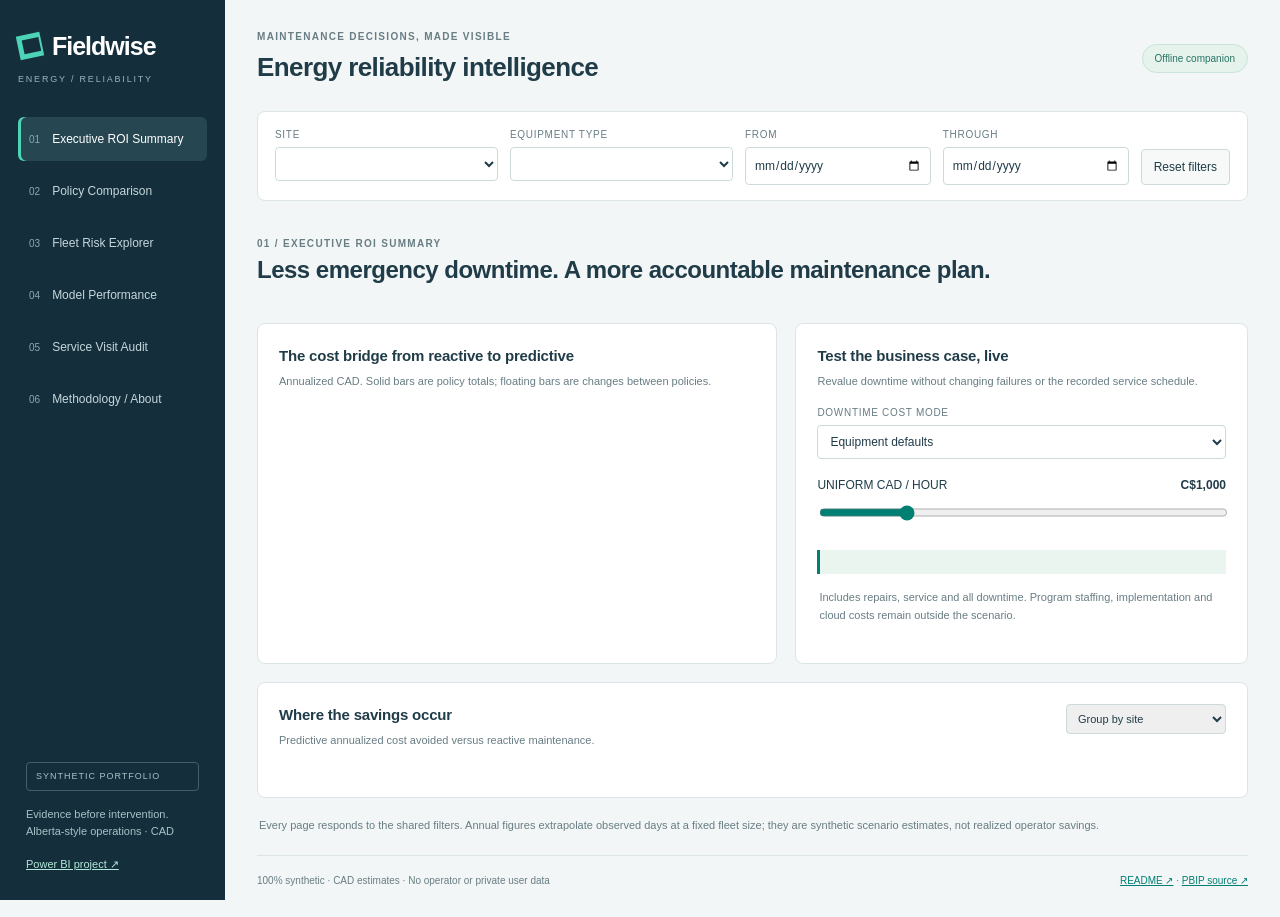
<file: powerbi/dashboard_template.html>
<!doctype html>
<html lang="en"><head><meta charset="utf-8"><meta name="viewport" content="width=device-width,initial-scale=1"><title>Fieldwise · Energy reliability</title>
<style>
:root{--navy:#142f3b;--ink:#203c48;--muted:#687d84;--green:#007f73;--orange:#d69939;--blue:#69869a;--red:#b6504b;--line:#dce5e6;--paper:#f3f6f6}*{box-sizing:border-box}body{margin:0;background:var(--paper);color:var(--ink);font:14px/1.5 "Segoe UI",Arial,sans-serif}button,input,select{font:inherit}button{cursor:pointer}a{color:var(--green)}button:focus-visible,input:focus-visible,select:focus-visible,a:focus-visible{outline:3px solid #45b99f;outline-offset:3px}.app{display:grid;grid-template-columns:225px minmax(0,1fr);min-height:100vh}.sidebar{background:var(--navy);color:white;padding:28px 18px;position:sticky;top:0;height:100vh;display:flex;flex-direction:column}.brand{font-size:25px;font-weight:700;letter-spacing:-1px}.brand i{display:inline-block;width:24px;height:24px;border:5px solid #4dd3b5;border-right-width:2px;transform:rotate(-12deg);margin-right:10px;vertical-align:-3px}.sidebar small{font-size:9px;color:#99b4bc;letter-spacing:1.8px;margin:7px 0 31px}.sidebar nav{display:flex;flex-direction:column;gap:8px}.nav-button{border:0;background:none;color:#c5d6dc;text-align:left;font-size:12px;padding:13px 11px;border-radius:6px;white-space:nowrap}.nav-button span{font-size:10px;margin-right:12px;color:#8ca8b2}.nav-button[aria-selected=true]{background:#264752;color:white;box-shadow:inset 3px 0 #4dd3b5}.side-foot{margin-top:auto;padding:25px 8px 0;color:#a9c0c7;font-size:11px}.side-foot a{color:#b2e8d9}.badge{border:1px solid #42606b;padding:7px 9px;border-radius:4px;font-size:9px;letter-spacing:1px;display:block;margin-bottom:15px}.main{padding:29px 32px;min-width:0;max-width:1550px;width:100%;margin:auto}.mast{display:flex;justify-content:space-between;align-items:center;margin-bottom:24px;gap:12px}.eyebrow{color:var(--muted);text-transform:uppercase;font-size:10px;letter-spacing:1.3px;font-weight:650}h1{font-size:26px;letter-spacing:-.6px;font-weight:650;margin:4px 0 0}.pill{background:#e6f3ed;color:#267463;padding:6px 12px;border:1px solid #c9e3d9;border-radius:20px;font-size:10px;white-space:nowrap}.filters{display:grid;grid-template-columns:1.2fr 1.2fr 1fr 1fr auto;gap:12px;padding:15px 17px;background:white;border:1px solid var(--line);border-radius:8px}.filters label,.control label{font-size:10px;text-transform:uppercase;color:var(--muted);letter-spacing:.7px;display:flex;flex-direction:column;gap:5px}.filters select,.filters input,.control select,.control input{border:1px solid #cddadc;border-radius:4px;padding:8px;background:white;color:var(--ink);font-size:12px;min-width:0}.reset{border:1px solid #cddadc;border-radius:4px;background:#f6f9f8;color:var(--ink);padding:8px 12px;font-size:12px;align-self:end}.scope{display:flex;justify-content:space-between;gap:10px;flex-wrap:wrap;font-size:11px;color:var(--muted);margin:14px 2px 21px}.scope strong{color:var(--ink)}.page-heading{margin-bottom:20px}.page-heading h2{font-size:24px;letter-spacing:-.5px;font-weight:650;line-height:1.25;margin:4px 0 8px}.page-heading p,.intro{font-size:12px;color:var(--muted);margin:0;line-height:1.6}.kpis{display:grid;grid-template-columns:repeat(4,minmax(0,1fr));gap:14px;margin-bottom:18px}.kpi{background:white;border:1px solid var(--line);border-top:3px solid var(--accent,var(--green));border-radius:7px;padding:17px;min-height:137px}.value{font-size:30px;font-weight:650;letter-spacing:-.8px;margin:9px 0 5px;line-height:1.2}.value small{font-size:14px;font-weight:500;letter-spacing:0}.kpi p{font-size:11px;color:var(--muted);line-height:1.45;margin:0}.grid{display:grid;grid-template-columns:1.15fr 1fr;gap:18px;margin-bottom:18px}.panel{background:white;border:1px solid var(--line);border-radius:8px;padding:21px;margin-bottom:18px;min-width:0}.grid>.panel{margin-bottom:0}.panel h3{font-size:15px;margin:0 0 5px;letter-spacing:-.2px}.panel .intro{font-size:11px;margin-bottom:15px}.chart svg{width:100%;height:auto;display:block;max-height:300px}.chart svg text{font:11px "Segoe UI",Arial,sans-serif;fill:var(--muted)}.chart svg .amount{fill:var(--ink);font-weight:650}.controls{display:flex;gap:15px;flex-wrap:wrap;align-items:end}.control{flex:1;min-width:150px}.control input[type=range]{width:100%;accent-color:var(--green);padding:3px 0;min-height:33px}.rate-label{display:flex;justify-content:space-between;color:var(--ink);font-size:12px;letter-spacing:0}.note{font-size:11px;color:var(--muted);line-height:1.65;margin:12px 2px 18px}.callout{border-left:3px solid var(--green);background:#eaf5f0;padding:12px 14px;color:#386c5e;font-size:12px;margin:14px 0}.callout.warning{border-left-color:var(--orange);background:#fbf1df;color:#856631}.legend{font-size:10px;color:var(--muted);display:flex;gap:14px;flex-wrap:wrap;margin:9px 0 0}.legend span:before{content:"";display:inline-block;background:var(--c);width:8px;height:8px;border-radius:2px;margin-right:5px}.table-wrap{overflow:auto}.table-wrap.scroll{max-height:380px}.table-wrap.scroll th{position:sticky;top:0;z-index:1}table{width:100%;border-collapse:collapse;white-space:nowrap;font-size:11px}th,td{text-align:right;padding:11px 12px;border-bottom:1px solid #e5eceb}th{background:#f4f8f7;color:var(--muted);font-size:10px;font-weight:600}td:first-child,th:first-child{text-align:left}tbody tr:last-child td{border:0}.predictive td{background:#eef8f3}.split-head{display:flex;justify-content:space-between;align-items:start;gap:15px;margin-bottom:12px}.split-head select{font-size:11px;padding:7px;border:1px solid #cddadc;color:var(--ink);border-radius:4px;max-width:195px}.muted{color:var(--muted)}.asset-button{border:0;background:none;color:var(--green);text-decoration:underline;font-weight:650;padding:3px;text-underline-offset:3px}.status{display:inline-block;padding:4px 7px;border-radius:3px;font-size:10px;background:#e5f3ec;color:#247360}.status.high{background:#f8e6e3;color:#a0443e}.status.watch{background:#faefd9;color:#8a682b}.risk-meter{display:inline-block;vertical-align:2px;width:48px;height:5px;background:#e5eceb;margin-left:7px;border-radius:5px;overflow:hidden}.risk-meter i{display:block;height:5px;background:var(--green)}.detail{scroll-margin-top:20px}.cm{display:grid;grid-template-columns:90px 1fr 1fr;grid-template-rows:32px 90px 90px;gap:6px;max-width:430px;margin:10px auto}.cm .axis{font-size:10px;color:var(--muted);text-align:center;align-self:center}.cm .cell{border-radius:5px;background:#e5f2ec;color:#266d5b;display:flex;align-items:center;justify-content:center;flex-direction:column;font-weight:650;font-size:27px}.cm .cell small{font-weight:500;font-size:10px;margin-top:3px}.cm .error{color:#9b6344;background:#f6e8df}.method-grid{display:grid;grid-template-columns:repeat(3,1fr);gap:14px}.method-card{background:#f5f9f7;border-radius:5px;padding:16px}.method-card strong{font-size:12px;display:block;margin-bottom:6px}.method-card p{font-size:11px;color:var(--muted);margin:0}.lineage{display:flex;gap:8px;align-items:center;flex-wrap:wrap;margin:16px 0 22px}.lineage span{padding:10px 11px;background:#f6faf8;border:1px solid #d2dfda;border-radius:4px;font-size:11px}.lineage b{color:#9ab1a8}.checkbox{font-size:11px;color:var(--muted);display:flex;gap:7px;align-items:center;margin:12px 0}.checkbox input{accent-color:var(--green)}.empty{padding:42px 10px;text-align:center;color:var(--muted);font-size:12px}footer{display:flex;justify-content:space-between;gap:10px;flex-wrap:wrap;font-size:10px;color:var(--muted);border-top:1px solid var(--line);padding:17px 0 0;margin-top:20px}[hidden]{display:none!important}.sr-only{position:absolute;width:1px;height:1px;padding:0;overflow:hidden;clip:rect(0,0,0,0);white-space:nowrap;border:0}@media(max-width:1160px){.app{grid-template-columns:190px minmax(0,1fr)}.sidebar{padding:24px 12px}.main{padding:24px 21px}.kpis{grid-template-columns:repeat(2,1fr)}.grid{grid-template-columns:1fr}.filters{grid-template-columns:1fr 1fr}.filters .reset{grid-column:1/-1}.method-grid{grid-template-columns:1fr 1fr}}@media(max-width:730px){.app{display:block}.sidebar{height:auto;position:static;padding:15px 16px}.sidebar small,.side-foot{display:none}.sidebar nav{flex-direction:row;overflow:auto;margin-top:12px;gap:2px}.nav-button{font-size:11px;padding:11px}.nav-button span{display:none}.nav-button[aria-selected=true]{box-shadow:inset 0 -3px #4dd3b5}.main{padding:20px 15px}h1{font-size:21px}.page-heading h2{font-size:21px}.kpis{gap:10px}.kpi{padding:13px;min-height:125px}.value{font-size:24px}.panel{padding:16px}.method-grid{grid-template-columns:1fr}.filters{padding:12px;gap:10px}.pill{font-size:9px;padding:5px 8px}}
</style></head><body><div class="app">
<aside class="sidebar"><div class="brand"><i aria-hidden="true"></i>Fieldwise</div><small>ENERGY / RELIABILITY</small><nav role="tablist" aria-label="Report pages"><button id="tab-executive" class="nav-button" role="tab" data-page="executive" aria-controls="executive" aria-selected="true"><span>01</span>Executive ROI Summary</button><button id="tab-policy" class="nav-button" role="tab" data-page="policy" aria-controls="policy" aria-selected="false"><span>02</span>Policy Comparison</button><button id="tab-fleet" class="nav-button" role="tab" data-page="fleet" aria-controls="fleet" aria-selected="false"><span>03</span>Fleet Risk Explorer</button><button id="tab-model" class="nav-button" role="tab" data-page="model" aria-controls="model" aria-selected="false"><span>04</span>Model Performance</button><button id="tab-service" class="nav-button" role="tab" data-page="service" aria-controls="service" aria-selected="false"><span>05</span>Service Visit Audit</button><button id="tab-method" class="nav-button" role="tab" data-page="method" aria-controls="method" aria-selected="false"><span>06</span>Methodology / About</button></nav><div class="side-foot"><span class="badge">SYNTHETIC PORTFOLIO</span>Evidence before intervention.<br>Alberta-style operations · CAD<br><br><a href="../powerbi/EnergyPredictiveMaintenance.pbip">Power BI project ↗</a></div></aside>
<main class="main"><header class="mast"><div><div class="eyebrow">Maintenance decisions, made visible</div><h1>Energy reliability intelligence</h1></div><span class="pill">Offline companion</span></header>
<div class="filters" aria-label="Shared filters"><label>Site<select id="site"></select></label><label>Equipment type<select id="asset-type"></select></label><label>From<input id="date-from" type="date"></label><label>Through<input id="date-to" type="date"></label><button class="reset" id="reset">Reset filters</button></div><div class="scope" aria-live="polite"><span id="scope"></span><span id="scenario-scope"></span></div><div id="filter-warning" class="callout warning" hidden></div>
<section class="page" id="executive" role="tabpanel" aria-labelledby="tab-executive"><div class="page-heading"><div class="eyebrow">01 / Executive ROI Summary</div><h2>Less emergency downtime. A more accountable maintenance plan.</h2><p id="executive-insight"></p></div><div class="kpis" id="executive-kpis"></div><div class="grid"><article class="panel"><h3>The cost bridge from reactive to predictive</h3><p class="intro">Annualized CAD. Solid bars are policy totals; floating bars are changes between policies.</p><div class="chart" id="waterfall"></div></article><article class="panel"><h3>Test the business case, live</h3><p class="intro">Revalue downtime without changing failures or the recorded service schedule.</p><div class="control"><label>Downtime cost mode<select id="cost-mode"><option value="equipment">Equipment defaults</option><option value="uniform">Uniform override</option></select></label></div><div class="control" style="margin-top:17px"><label for="hourly-rate"><span class="rate-label"><span>Uniform CAD / hour</span><strong id="rate-value">C$1,000</strong></span></label><input id="hourly-rate" type="range" min="0" max="5000" step="50" value="1000"></div><p class="intro" id="rate-note"></p><div class="callout" id="roi-assumption"></div><p class="note">Includes repairs, service and all downtime. Program staffing, implementation and cloud costs remain outside the scenario.</p></article></div><article class="panel"><div class="split-head"><div><h3>Where the savings occur</h3><p class="intro">Predictive annualized cost avoided versus reactive maintenance.</p></div><label class="sr-only" for="breakdown-axis">Group costs by</label><select id="breakdown-axis"><option value="site">Group by site</option><option value="asset_type">Group by equipment type</option></select></div><div class="chart" id="savings-chart"></div></article><p class="note">Every page responds to the shared filters. Annual figures extrapolate observed days at a fixed fleet size; they are synthetic scenario estimates, not realized operator savings.</p></section>
<section class="page" id="policy" role="tabpanel" aria-labelledby="tab-policy" hidden><div class="page-heading"><div class="eyebrow">02 / Policy Comparison</div><h2>The same failure history. Three maintenance outcomes.</h2><p>Count misses alongside warnings, and charge every in-period service visit.</p></div><div class="grid"><article class="panel"><h3>Failures caught versus missed</h3><p class="intro">A failure is replayed once under each alternative policy.</p><div class="chart" id="caught-chart"></div><div class="legend"><span style="--c:#007f73">Caught</span><span style="--c:#e8c9c2">Missed</span></div></article><article class="panel"><h3>Warning time includes the misses</h3><p class="intro">Misses appear at zero. Caught-event warning starts at the actionable alert.</p><div class="chart" id="warning-chart"></div><div class="legend"><span style="--c:#69869a">Reactive</span><span style="--c:#d69939">Fixed 90-day</span><span style="--c:#007f73">Predictive</span></div></article></div><article class="panel"><h3>Policy performance and full cost</h3><p class="intro">Warning averages: caught events only. Service rates: unnecessary or unsuccessful visits / charged visits.</p><div class="table-wrap"><table id="policy-table"><thead><tr><th>Policy</th><th>Caught / total</th><th>Mean warning</th><th>Visits</th><th>Unnecessary</th><th>Unsuccessful</th><th>Unplanned h</th><th>Period CAD</th><th>Annualized CAD</th></tr></thead><tbody></tbody></table></div></article><article class="panel"><div class="split-head"><div><h3>Trace each failure opportunity</h3><p class="intro">Caught means prevented in the selected policy replay.</p></div><label class="sr-only" for="event-policy">Event policy</label><select id="event-policy"><option value="predictive">Predictive</option><option value="fixed_90_day">Fixed 90-day</option><option value="reactive">Reactive</option></select></div><div class="table-wrap scroll"><table id="event-table"><thead><tr><th>Event / asset</th><th>Site</th><th>Failure date</th><th>Outcome</th><th>Alert</th><th>Service</th><th>Warning days</th></tr></thead><tbody></tbody></table></div></article></section>
<section class="page" id="fleet" role="tabpanel" aria-labelledby="tab-fleet" hidden><div class="page-heading"><div class="eyebrow">03 / Fleet Risk Explorer</div><h2>Start with the assets that need an engineer's attention.</h2><p>Latest means the last reading inside the selected dates, never the highest historical score.</p></div><div class="kpis" id="fleet-kpis"></div><article class="panel"><div class="split-head"><div><h3>Inspection priorities</h3><p class="intro">Sorted by latest risk. Select an asset to open its sensor evidence below.</p></div><span class="pill" id="fleet-count"></span></div><div class="table-wrap scroll"><table id="fleet-table"><thead><tr><th>Asset</th><th>Type</th><th>Site</th><th>Latest risk</th><th>7-day average</th><th>Observed</th><th>Missing sensors</th><th>Review status</th></tr></thead><tbody></tbody></table></div></article><article class="panel detail" id="asset-detail"><div class="split-head"><div><h3 id="asset-heading">Asset evidence</h3><p class="intro" id="asset-description"></p></div><label class="sr-only" for="asset-select">Asset detail</label><select id="asset-select"></select></div><div class="chart" id="risk-line"></div><div class="legend"><span style="--c:#007f73">Daily risk</span><span style="--c:#69869a">7-day average</span><span style="--c:#d69939">Alert threshold</span><span style="--c:#b6504b">Latent failure</span></div><div class="split-head" style="margin-top:22px"><div><h3>Sensor evidence</h3><p class="intro">Values include causal imputation; missing-reading flags remain visible.</p></div><label class="sr-only" for="sensor-select">Sensor to inspect</label><select id="sensor-select"><option value="vibration_mm_s">Vibration · mm/s</option><option value="bearing_temperature_c">Bearing temperature · °C</option><option value="pressure_bar">Pressure · bar</option><option value="rpm">RPM</option><option value="runtime_hours">Runtime · h</option><option value="power_kw">Power · kW</option><option value="load_pct">Load · %</option></select></div><div class="chart" id="sensor-line"></div></article><div class="callout">This local HTML contains the complete synthetic fleet; filters are not security. Native Q&A, Key Influencers and site RLS belong to the PBIP project and require Power BI runtime validation. No AI or authorization service runs here. <a href="../docs/powerbi-ai-and-security.md">AI / security details ↗</a></div></section>
<section class="page" id="model" role="tabpanel" aria-labelledby="tab-model" hidden><div class="page-heading"><div class="eyebrow">04 / Model Performance</div><h2>Separate score quality from maintenance outcomes.</h2><p>Classification counts labeled asset-days. Catch rate counts failure events.</p></div><div class="kpis" id="model-kpis"></div><div class="grid"><article class="panel"><h3>Which daily warnings were right?</h3><p class="intro">Actual next-30-day outcome by stored alert. Unknown labels are excluded.</p><div id="confusion"></div></article><article class="panel"><h3>Risk scores by observed outcome</h3><p class="intro">Labeled observations only; unknown outcomes are never negative labels.</p><div class="chart" id="risk-distribution"></div><div class="legend"><span style="--c:#b6504b">Failure within 30 days</span><span style="--c:#69869a">No failure within 30 days</span></div></article></div><article class="panel"><h3>What this evaluation supports</h3><div class="method-grid"><div class="method-card"><strong>Validation selects the threshold</strong><p id="threshold-note"></p></div><div class="method-card"><strong>Future labels need time</strong><p id="label-note"></p></div><div class="method-card"><strong>Association is not causation</strong><p>The PBIP Key Influencers visual explores sensor associations. It is not a causal explanation or the trained model's feature attribution.</p></div></div></article><p class="note">Scores have not been independently calibrated as probabilities. This enriched synthetic sample does not estimate real failure prevalence. Multiple positive asset-days can precede one event.</p></section>
<section class="page" id="service" role="tabpanel" aria-labelledby="tab-service" hidden><div class="page-heading"><div class="eyebrow">05 / Service Visit Audit</div><h2>Every visit has a cost. Every outcome stays visible.</h2><p>Separate an unnecessary trip from an actionable fault whose intervention failed.</p></div><div class="kpis" id="service-kpis"></div><div class="grid"><article class="panel"><h3>What the service visits achieved</h3><p class="intro">Charged visits within the selected period and fleet.</p><div class="chart" id="service-chart"></div><div class="legend"><span style="--c:#007f73">Prevented failure</span><span style="--c:#d69939">No actionable fault</span><span style="--c:#b6504b">Intervention failed</span></div></article><article class="panel"><h3>Why visits and caught events can differ</h3><p class="intro">A fixed-schedule visit before evaluation can prevent an early-period failure. The visit remains in the audit, but the period does not pay for it again.</p><p class="note">Operational false-alarm rate = unnecessary charged visits / charged visits. Classifier FPR = FP / (FP + TN). A no-visit policy has an undefined service rate, shown as a dash.</p><div class="callout" id="carry-note"></div></article></div><article class="panel"><div class="split-head"><div><h3>Service ledger</h3><p class="intro" id="service-ledger-count"></p></div><label class="sr-only" for="service-policy">Service policy</label><select id="service-policy"><option value="predictive">Predictive</option><option value="fixed_90_day">Fixed 90-day</option><option value="reactive">Reactive</option></select></div><label class="checkbox"><input id="include-carry" type="checkbox">Add all pre-period carry-in visits for selected site/type (audit only, outside the date range)</label><div class="table-wrap scroll"><table id="service-table"><thead><tr><th>Asset / site</th><th>Service date</th><th>Outcome</th><th>Linked event</th><th>Charged?</th><th>Service CAD</th><th>Planned h</th></tr></thead><tbody></tbody></table></div></article></section>
<section class="page" id="method" role="tabpanel" aria-labelledby="tab-method" hidden><div class="page-heading"><div class="eyebrow">06 / Methodology / About</div><h2>A business case you can trace, question and reproduce.</h2><p>Explicit assumptions, denominators and deployment boundaries.</p></div><article class="panel"><h3>From telemetry to an auditable decision</h3><div class="lineage"><span>Synthetic sensors</span><b>→</b><span>Causal SQL cleaning</span><b>→</b><span>Chronological ML scoring</span><b>→</b><span>Policy replay</span><b>→</b><span>Facts + dimensions</span><b>→</b><span>PBIP / TMDL + companion</span></div><div class="method-grid"><div class="method-card"><strong>Readings · asset / day</strong><p>One daily score, shared by all policies. Never multiplied by three.</p></div><div class="method-card"><strong>Events · event / policy</strong><p>One failure opportunity under each alternative policy. Compare policies, never sum them.</p></div><div class="method-card"><strong>Visits · asset / policy / visit</strong><p>All dispatches, including unnecessary, unsuccessful and carry-in visits.</p></div></div></article><article class="panel"><h3>Definitions and limits</h3><div class="table-wrap"><table><thead><tr><th>Concept</th><th style="text-align:left">Definition / boundary</th></tr></thead><tbody><tr><td>Cost</td><td style="text-align:left">Repair + charged service + all downtime × rate</td></tr><tr><td>Annualization</td><td style="text-align:left">Period cost × 365.25 / distinct observed reading dates in evaluation scope</td></tr><tr><td>Equipment rates</td><td style="text-align:left" id="default-rates"></td></tr><tr><td>What-if</td><td style="text-align:left">Revalues recorded hours; does not retrain or replay the service policy</td></tr><tr><td>Fixed baseline</td><td style="text-align:left">Installation-aligned 90-day schedule; shared success draws and actionable window</td></tr><tr><td>Default predictive replay</td><td style="text-align:left">2-day dispatch; 30-day cooldown; 30-day actionable window; 90% intervention success</td></tr><tr><td>Next operational step</td><td style="text-align:left">Validate real data and constraints, then conduct an engineer-reviewed pilot</td></tr></tbody></table></div></article><div class="callout warning">This HTML is a companion, not a Power BI rendering. Native Desktop/DAX execution, Service identity enforcement, scheduled refresh and Copilot need separate runtime acceptance. The handoff remains PBIP/TMDL.</div><article class="panel"><h3>Review the evidence</h3><p class="intro">Only atomic readings, events, visits, dimensions and model settings are embedded. Every displayed aggregate is recalculated locally; preaggregated policy summaries are not reporting inputs.</p><div class="controls"><a href="../docs/powerbi.md">Power BI setup ↗</a><a href="../docs/powerbi-ai-and-security.md">AI / security acceptance ↗</a><a href="../docs/methodology.md">Assumptions ↗</a><a href="sensitivity.csv">Sensitivity analysis ↗</a></div></article></section>
<footer><span>100% synthetic · CAD estimates · No operator or private user data</span><span><a href="../README.md">README ↗</a> · <a href="../powerbi/EnergyPredictiveMaintenance.pbip">PBIP source ↗</a></span></footer></main></div>
<script type="application/json" id="dashboard-data">__DASHBOARD_DATA__</script>
<script id="dashboard-code">
'use strict';
function createEnergyModel(payload){
 const data={...payload,readings:payload.readings.map(r=>Array.isArray(r)?Object.fromEntries(payload.readingColumns.map((k,i)=>[k,r[i]])):r)},assets=new Map(data.assets.map(a=>[a.asset_id,a])),policies=['reactive','fixed_90_day','predictive'];
 const number=v=>v===null||v===''||v===undefined?null:Number(v),sum=(rows,k)=>rows.reduce((s,r)=>s+(number(r[k])||0),0),ratio=(a,b)=>b?a/b:null,mean=v=>v.length?v.reduce((s,x)=>s+x,0)/v.length:null,valid=v=>number(v)!==null&&Number.isFinite(number(v)),dayOffset=(date,days)=>new Date(Date.parse(date+'T00:00:00Z')+days*86400000).toISOString().slice(0,10);
 function calculate(options={}){
  const scope={site:'',assetType:'',from:data.settings.evaluation_start,to:data.settings.evaluation_end,costMode:'equipment',hourlyRate:1000,...options},selectedAssets=data.assets.filter(a=>(!scope.site||a.site===scope.site)&&(!scope.assetType||a.asset_type===scope.assetType)),ids=new Set(selectedAssets.map(a=>a.asset_id)),inDate=d=>d>=scope.from&&d<=scope.to,inEvaluation=d=>d>=data.settings.evaluation_start&&d<=data.settings.evaluation_end;
  const readings=data.readings.filter(r=>ids.has(r.asset_id)&&inDate(r.date)),days=new Set(readings.filter(r=>inEvaluation(r.date)).map(r=>r.date)).size,events=data.events.filter(r=>ids.has(r.asset_id)&&inDate(r.event_date)&&inEvaluation(r.event_date)),visits=data.visits.filter(r=>ids.has(r.asset_id)&&inDate(r.service_date)&&inEvaluation(r.service_date)&&number(r.in_evaluation_window)===1),carryIn=data.visits.filter(r=>ids.has(r.asset_id)&&number(r.in_evaluation_window)===0),rate=id=>scope.costMode==='uniform'?Number(scope.hourlyRate):Number(assets.get(id).default_downtime_cost_per_hour),result={};
  for(const policy of policies){const e=events.filter(r=>r.policy===policy),v=visits.filter(r=>r.policy===policy),caught=e.filter(r=>number(r.caught)===1),warnings=caught.map(r=>number(r.warning_days)).filter(v=>v!==null).sort((a,b)=>a-b),repair=sum(e,'repair_cost_cad'),service=sum(v,'planned_cost_cad'),unplannedHours=sum(e,'downtime_hours'),plannedHours=sum(v,'planned_downtime_hours'),downtimeCost=e.reduce((s,r)=>s+number(r.downtime_hours)*rate(r.asset_id),0)+v.reduce((s,r)=>s+number(r.planned_downtime_hours)*rate(r.asset_id),0),total=repair+service+downtimeCost,unnecessary=v.filter(r=>r.outcome==='no_actionable_failure').length,unsuccessful=v.filter(r=>r.outcome==='intervention_unsuccessful').length,i=Math.floor(warnings.length/2);result[policy]={policy,events:e.length,caught:caught.length,missed:e.length-caught.length,catchRate:ratio(caught.length,e.length),meanWarning:mean(warnings),medianWarning:warnings.length?(warnings.length%2?warnings[i]:(warnings[i-1]+warnings[i])/2):null,visits:v.length,unnecessary,unsuccessful,successful:v.filter(r=>r.outcome==='prevented_failure').length,falseAlarmRate:ratio(unnecessary,v.length),unsuccessfulRate:ratio(unsuccessful,v.length),repair,service,unplannedHours,plannedHours,downtimeCost,total:days?total:null,annualized:days?total*365.25/days:null}}
  const labeled=readings.filter(r=>valid(r.target_failure_30d)&&valid(r.alert));let tp=0,fp=0,fn=0,tn=0;for(const r of labeled){const actual=number(r.target_failure_30d)===1,predicted=number(r.alert)===1;if(actual&&predicted)tp++;else if(!actual&&predicted)fp++;else if(actual)fn++;else tn++}
  const latest=new Map();for(const r of readings)if(!latest.has(r.asset_id)||r.date>latest.get(r.asset_id).date)latest.set(r.asset_id,r);
  const fleet=selectedAssets.map(a=>{const r=latest.get(a.asset_id);return {...a,latest:r||null,risk:r?number(r.risk_score):null,rolling:r?mean(data.readings.filter(p=>p.asset_id===a.asset_id&&p.date>=dayOffset(r.date,-6)&&p.date<=r.date&&valid(p.risk_score)).map(p=>number(p.risk_score))):null}}).sort((a,b)=>(b.risk??-1)-(a.risk??-1)||a.asset_id.localeCompare(b.asset_id));
  return {scope,assets:selectedAssets,readings,events,visits,carryIn,days,policies:result,fleet,labeled,unlabeled:readings.length-labeled.length,classification:{tp,fp,fn,tn,precision:ratio(tp,tp+fp),recall:ratio(tp,tp+fn),fpr:ratio(fp,fp+tn)},meanLatestRisk:mean(fleet.filter(a=>a.risk!==null).map(a=>a.risk)),gapRate:ratio(readings.filter(r=>number(r.sensor_missing_count)>0).length,readings.length)};
 }
 return {data,assets,policies,number,sum,ratio,mean,dayOffset,calculate};
}
globalThis.createEnergyModel=createEnergyModel;
if(typeof document!=='undefined'){
 const DATA=JSON.parse(document.getElementById('dashboard-data').textContent),MODEL=createEnergyModel(DATA),$=id=>document.getElementById(id),N=MODEL.number,LABELS={reactive:'Reactive',fixed_90_day:'Fixed 90-day',predictive:'Predictive'},COLORS={reactive:'#69869a',fixed_90_day:'#d69939',predictive:'#007f73'},OUTCOME={prevented_failure:'Prevented failure',no_actionable_failure:'No actionable fault',intervention_unsuccessful:'Intervention unsuccessful'};
 const esc=v=>String(v??'').replace(/[&<>"']/g,c=>({'&':'&amp;','<':'&lt;','>':'&gt;','"':'&quot;',"'":'&#39;'}[c])),fmt=(v,d=0)=>v===null||v===undefined?'-':Number(v).toLocaleString('en-CA',{minimumFractionDigits:d,maximumFractionDigits:d}),cad=(v,compact=false)=>v===null?'-':compact&&Math.abs(v)>=1e6?'C$'+fmt(v/1e6,2)+'M':compact&&Math.abs(v)>=1e3?'C$'+fmt(v/1e3,0)+'K':'C$'+fmt(v),pct=v=>v===null?'-':fmt(v*100,1)+'%',nice=v=>String(v).replaceAll('_',' '),svg=(b,w,h,label)=>'<svg viewBox="0 0 '+w+' '+h+'" role="img" aria-label="'+esc(label)+'">'+b+'</svg>',empty=()=>'<div class="empty">No observations match this selection.</div>';
 let state=null,selectedAsset='';
 const kpi=(title,value,caption,color='#007f73')=>'<article class="kpi" style="--accent:'+color+'"><div class="eyebrow">'+esc(title)+'</div><div class="value">'+value+'</div><p>'+esc(caption)+'</p></article>';
 function table(id,rows,columns){$(id).tBodies[0].innerHTML=rows.length?rows.map(r=>'<tr class="'+(r.policy==='predictive'?'predictive':'')+'">'+columns.map(f=>'<td>'+f(r)+'</td>').join('')+'</tr>').join(''):'<tr><td colspan="'+columns.length+'">No rows match this selection.</td></tr>'}
 function options(id,values,all){$(id).innerHTML=(all?'<option value="">'+esc(all)+'</option>':'')+values.map(v=>'<option value="'+esc(v)+'">'+esc(nice(v))+'</option>').join('')}
 function horizontal(rows){if(!rows.length)return empty();const w=740,h=rows.length*52+20,l=160,plot=450,max=Math.max(1,...rows.map(r=>Math.abs(r.value||0)));let b='';rows.forEach((r,i)=>{const y=12+i*52,width=Math.abs(r.value||0)/max*plot;b+='<text x="0" y="'+(y+19)+'">'+esc(nice(r.group))+'</text><rect x="'+l+'" y="'+y+'" width="'+plot+'" height="28" rx="3" fill="#edf3f0"/><rect x="'+l+'" y="'+y+'" width="'+width+'" height="28" rx="3" fill="'+(r.value<0?'#b6504b':'#007f73')+'"><title>'+esc(cad(r.value))+'</title></rect><text class="amount" x="'+(l+width+9)+'" y="'+(y+19)+'">'+esc(cad(r.value,true))+'</text>'});return svg(b,w,h,'Cost avoided by selected grouping')}
 function waterfall(p){if(!state.days)return empty();const rx=p.reactive.annualized,fx=p.fixed_90_day.annualized,pr=p.predictive.annualized,w=710,h=270,base=216,scale=163/(Math.max(rx,fx,pr,1)*1.1),steps=[['Reactive',0,rx,rx,COLORS.reactive],['Fixed change',rx,fx,fx-rx,fx<=rx?'#94cdbb':'#cf827b'],['Fixed 90-day',0,fx,fx,COLORS.fixed_90_day],['Predictive change',fx,pr,pr-fx,pr<=fx?'#94cdbb':'#cf827b'],['Predictive',0,pr,pr,COLORS.predictive]];let b='<line x1="20" x2="697" y1="'+base+'" y2="'+base+'" stroke="#dce5e6"/>';steps.forEach((s,i)=>{const x=25+i*138,y=base-Math.max(s[1],s[2])*scale,height=Math.abs(s[2]-s[1])*scale;b+='<rect x="'+x+'" y="'+y+'" width="98" height="'+Math.max(height,1)+'" rx="3" fill="'+s[4]+'"><title>'+esc(s[0]+': '+cad(s[3]))+'</title></rect><text class="amount" x="'+(x+49)+'" y="'+(y-10)+'" text-anchor="middle">'+esc(cad(s[3],true))+'</text><text x="'+(x+49)+'" y="241" text-anchor="middle">'+esc(s[0])+'</text>';if(i<4)b+='<line x1="'+(x+98)+'" x2="'+(x+138)+'" y1="'+(base-s[2]*scale)+'" y2="'+(base-s[2]*scale)+'" stroke="#9eb5af" stroke-dasharray="3 3"/>'});return svg(b,w,h,'Reactive to fixed to predictive annualized cost bridge')}
 function histogram(series,bins,title){const w=690,h=254,l=37,base=207,step=(w-l-10)/bins.length,max=Math.max(1,...series.flatMap(s=>s.values)),tick=Math.ceil(max/4),scale=158/(tick*4);let b='';for(let i=0;i<5;i++){const val=tick*i,y=base-val*scale;b+='<line x1="'+l+'" x2="680" y1="'+y+'" y2="'+y+'" stroke="#e6eceb"/><text x="29" y="'+(y+4)+'" text-anchor="end">'+fmt(val)+'</text>'}bins.forEach((label,j)=>{series.forEach((s,i)=>{const bw=Math.min(24,(step-18)/series.length),x=l+j*step+9+i*(bw+2),bh=s.values[j]*scale;b+='<rect x="'+x+'" y="'+(base-bh)+'" width="'+bw+'" height="'+bh+'" rx="2" fill="'+s.color+'"><title>'+esc(s.name+' · '+label+': '+s.values[j])+'</title></rect>'});b+='<text x="'+(l+j*step+step/2)+'" y="231" text-anchor="middle">'+esc(label)+'</text>'});return svg(b,w,h,title)}
 function stacked(rows,keys,colors,title){const w=690,h=rows.length*69+18,l=110,plot=505,max=Math.max(1,...rows.map(r=>keys.reduce((s,k)=>s+r[k],0)));let b='';rows.forEach((r,i)=>{const y=16+i*69;let x=l;b+='<text x="0" y="'+(y+21)+'">'+LABELS[r.policy]+'</text>';keys.forEach((key,j)=>{const width=r[key]/max*plot;b+='<rect x="'+x+'" y="'+y+'" width="'+width+'" height="33" fill="'+colors[j]+'"><title>'+esc(key+': '+r[key])+'</title></rect>';if(width>22)b+='<text x="'+(x+width/2)+'" y="'+(y+22)+'" text-anchor="middle" style="fill:'+(j===0?'#fff':'#263e46')+'">'+r[key]+'</text>';x+=width});b+='<text class="amount" x="'+(x+9)+'" y="'+(y+21)+'">'+keys.reduce((s,k)=>s+r[k],0)+'</text>'});return svg(b,w,h,title)}
 function renderExecutive(){const p=state.policies,fx=p.fixed_90_day,pr=p.predictive,saving=state.days?fx.annualized-pr.annualized:null,reduction=MODEL.ratio(fx.unplannedHours-pr.unplannedHours,fx.unplannedHours);$('executive-insight').textContent=state.days?'Predictive avoids '+cad(saving,true)+'/year versus fixed 90-day maintenance, with '+pct(reduction)+' less unplanned downtime in this selected synthetic scenario.':'Select dates with observed readings to compare costs.';$('executive-kpis').innerHTML=MODEL.policies.map(k=>kpi(LABELS[k]+' annual cost',cad(p[k].annualized,true),p[k].missed+' missed events · '+fmt(p[k].unplannedHours,1)+' unplanned h',COLORS[k])).join('')+kpi('Avoided vs fixed',cad(saving,true),'Net annual operating-cost estimate');$('waterfall').innerHTML=waterfall(p);$('hourly-rate').disabled=$('cost-mode').value!=='uniform';$('rate-value').textContent=cad(Number($('hourly-rate').value));$('rate-note').textContent=$('cost-mode').value==='uniform'?'Uniform rate applies to both planned and unplanned downtime.':'Equipment rates are active. Select Uniform override to activate the slider.';$('roi-assumption').textContent=state.days+' observed days × fixed selected cohort. Zero-event days count; annualization uses 365.25 days.';const axis=$('breakdown-axis').value,groups=[...new Set(state.assets.map(a=>a[axis]))].sort();$('savings-chart').innerHTML=horizontal(groups.map(group=>{const r=MODEL.calculate({...state.scope,...(axis==='site'?{site:group}:{assetType:group})});return {group,value:r.days?r.policies.reactive.annualized-r.policies.predictive.annualized:null}}))}
 function renderPolicy(){const rows=MODEL.policies.map(p=>state.policies[p]);$('caught-chart').innerHTML=stacked(rows,['caught','missed'],['#007f73','#e8c9c2'],'Caught versus missed events');$('warning-chart').innerHTML=histogram(MODEL.policies.map(policy=>{const values=[0,0,0,0,0,0];state.events.filter(e=>e.policy===policy).forEach(e=>{const v=N(e.warning_days),i=N(e.caught)!==1||v<=0?0:v<=7?1:v<=14?2:v<=21?3:v<=30?4:5;values[i]++});return {name:LABELS[policy],color:COLORS[policy],values}}),['Missed / 0','1–7 d','8–14 d','15–21 d','22–30 d','31+ d'],'Warning time including missed failures');table('policy-table',rows,[r=>LABELS[r.policy],r=>r.caught+' / '+r.events,r=>fmt(r.meanWarning,1)+' d',r=>fmt(r.visits),r=>pct(r.falseAlarmRate),r=>pct(r.unsuccessfulRate),r=>fmt(r.unplannedHours,1),r=>cad(r.total),r=>cad(r.annualized)]);table('event-table',state.events.filter(e=>e.policy===$('event-policy').value).sort((a,b)=>a.event_date.localeCompare(b.event_date)),[r=>esc(r.event_id)+'<br><span class="muted">'+esc(r.asset_id)+'</span>',r=>esc(MODEL.assets.get(r.asset_id).site),r=>esc(r.event_date),r=>'<span class="status '+(N(r.caught)===1?'':'high')+'">'+(N(r.caught)===1?'Caught':'Missed')+'</span>',r=>esc(r.alert_date||'-'),r=>esc(r.service_date||'-'),r=>fmt(N(r.warning_days))])}
 function line(rows,key,label,risk=false,rolling=false){if(!rows.length)return empty();const w=1030,h=230,l=58,t=22,base=187,first=Date.parse(rows[0].date+'T00:00:00Z'),last=Date.parse(rows[rows.length-1].date+'T00:00:00Z'),vals=rows.map(r=>N(r[key])).filter(v=>v!==null),min=risk?0:Math.min(...vals),max=risk?1:Math.max(...vals),pad=risk?0:Math.max((max-min)*.12,Math.abs(max)*.03,.1),lo=min-pad,hi=max+pad,x=date=>l+(Date.parse(date+'T00:00:00Z')-first)/Math.max(86400000,last-first)*(w-l-25),y=v=>base-(v-lo)/Math.max(.001,hi-lo)*(base-t);let b='';for(let i=0;i<5;i++){const v=lo+(hi-lo)*i/4,yy=y(v);b+='<line x1="'+l+'" x2="1005" y1="'+yy+'" y2="'+yy+'" stroke="#e5eceb"/><text x="'+(l-9)+'" y="'+(yy+4)+'" text-anchor="end">'+(risk?fmt(v*100)+'%':fmt(v,1))+'</text>'}[...new Set([0,Math.floor((rows.length-1)/3),Math.floor((rows.length-1)*2/3),rows.length-1])].forEach(i=>b+='<text x="'+x(rows[i].date)+'" y="216" text-anchor="middle">'+esc(rows[i].date)+'</text>');if(risk)b+='<line x1="'+l+'" x2="1005" y1="'+y(N(DATA.settings.alert_threshold))+'" y2="'+y(N(DATA.settings.alert_threshold))+'" stroke="#d69939" stroke-dasharray="5 4"/>';state.events.filter(e=>e.asset_id===rows[0].asset_id&&e.policy==='reactive'&&e.event_date>=rows[0].date&&e.event_date<=rows[rows.length-1].date).forEach(e=>b+='<line x1="'+x(e.event_date)+'" x2="'+x(e.event_date)+'" y1="'+t+'" y2="'+base+'" stroke="#b6504b" stroke-dasharray="3 4"><title>Latent failure '+esc(e.event_date)+'</title></line>');const path=(values,color)=>'<polyline fill="none" stroke="'+color+'" stroke-width="2.1" stroke-linejoin="round" points="'+values.map(v=>x(v.date).toFixed(1)+','+y(v.value).toFixed(1)).join(' ')+'"/>';b+=path(rows.filter(r=>N(r[key])!==null).map(r=>({date:r.date,value:N(r[key])})),risk?'#007f73':'#d69939');if(rolling){const all=MODEL.data.readings.filter(r=>r.asset_id===rows[0].asset_id);b+=path(rows.map(r=>({date:r.date,value:MODEL.mean(all.filter(v=>v.date>=MODEL.dayOffset(r.date,-6)&&v.date<=r.date&&N(v.risk_score)!==null).map(v=>N(v.risk_score)))})),'#69869a')}rows.forEach(r=>{if(N(r[key])!==null)b+='<circle cx="'+x(r.date)+'" cy="'+y(N(r[key]))+'" r="'+(rows.length===1?4:2)+'" fill="'+(risk?'#007f73':'#d69939')+'"><title>'+esc(r.date+' · '+label+': '+fmt(N(r[key]),3))+'</title></circle>'});return svg(b,w,h,label+' by date')}
 function renderDetail(){const a=MODEL.assets.get(selectedAsset),rows=state.readings.filter(r=>r.asset_id===selectedAsset).sort((a,b)=>a.date.localeCompare(b.date));$('asset-heading').textContent=a?a.asset_id+' · '+nice(a.asset_type):'Asset evidence';$('asset-description').textContent=a?a.site+' · '+rows.length+' daily observations · '+rows.filter(r=>N(r.alert)===1).length+' score-positive days · '+rows.filter(r=>N(r.sensor_missing_count)>0).length+' days with missing sensors. Positive days are not service visits.':'Select an asset.';$('risk-line').innerHTML=line(rows,'risk_score','Risk score',true,true);$('sensor-line').innerHTML=line(rows,$('sensor-select').value,$('sensor-select').selectedOptions[0].textContent)}
 function renderFleet(){const threshold=N(DATA.settings.alert_threshold),high=state.fleet.filter(a=>a.risk!==null&&a.risk>=threshold).length;$('fleet-kpis').innerHTML=kpi('Assets observed',fmt(state.fleet.filter(a=>a.latest).length),state.assets.length+' assets in selected scope')+kpi('Inspect / dispatch review',fmt(high),'Latest score at or above '+pct(threshold),'#b6504b')+kpi('Mean latest asset risk',pct(state.meanLatestRisk),'One latest reading per asset')+kpi('Asset-days with gaps',pct(state.gapRate),'At least one missing sensor');$('fleet-count').textContent=state.fleet.length+' assets';table('fleet-table',state.fleet,[a=>'<button class="asset-button" data-asset="'+esc(a.asset_id)+'">'+esc(a.asset_id)+'</button>',a=>esc(nice(a.asset_type)),a=>esc(a.site),a=>pct(a.risk)+'<span class="risk-meter"><i style="width:'+((a.risk||0)*100)+'%;background:'+(a.risk>=threshold?'#b6504b':a.risk>=threshold/2?'#d69939':'#007f73')+'"></i></span>',a=>pct(a.rolling),a=>esc(a.latest?.date||'-'),a=>a.latest?fmt(N(a.latest.sensor_missing_count)):'-',a=>'<span class="status '+(a.risk>=threshold?'high':a.risk>=threshold/2?'watch':'')+'">'+(a.risk===null?'No observation':a.risk>=threshold?'Inspect / review':a.risk>=threshold/2?'Watch trend':'Routine')+'</span>']);const ids=state.fleet.map(a=>a.asset_id);if(!ids.includes(selectedAsset))selectedAsset=ids[0]||'';options('asset-select',ids,null);$('asset-select').value=selectedAsset;renderDetail()}
 function renderModel(){const c=state.classification;$('model-kpis').innerHTML=kpi('Precision',pct(c.precision),'TP / (TP + FP) · labeled asset-days')+kpi('Recall',pct(c.recall),'TP / (TP + FN) · labeled asset-days')+kpi('Classifier FPR',pct(c.fpr),'FP / (FP + TN), not service waste','#d69939')+kpi('Evaluable asset-days',fmt(state.labeled.length),state.unlabeled+' unknown labels excluded');$('confusion').innerHTML='<div class="cm"><div class="axis">Actual ↓<br>Predicted →</div><div class="axis">No failure</div><div class="axis">Failure</div><div class="axis">No failure</div><div class="cell">'+fmt(c.tn)+'<small>True negatives</small></div><div class="cell error">'+fmt(c.fp)+'<small>False positives</small></div><div class="axis">Failure</div><div class="cell error">'+fmt(c.fn)+'<small>False negatives</small></div><div class="cell">'+fmt(c.tp)+'<small>True positives</small></div></div>';$('risk-distribution').innerHTML=histogram([1,0].map(target=>{const values=[0,0,0,0,0];state.labeled.filter(r=>N(r.target_failure_30d)===target).forEach(r=>values[Math.min(4,Math.max(0,Math.floor(N(r.risk_score)*5)))]++);return {name:target?'Failure':'No failure',color:target?'#b6504b':'#69869a',values}}),['0–.2','.2–.4','.4–.6','.6–.8','.8–1'],'Risk distribution by target');$('threshold-note').textContent='Stored alerts use the validation-selected '+pct(N(DATA.settings.alert_threshold))+' threshold. Cost scenarios do not change the model or replay.';$('label-note').textContent=state.unlabeled+' selected rows lack evaluable labels. The last 30 source days are censored. A blank target is not a negative label.'}
 function renderService(){const p=state.policies,pr=p.predictive;$('service-kpis').innerHTML=kpi('Predictive charged visits',fmt(pr.visits),'In selected evaluation period')+kpi('Unnecessary visits',pct(pr.falseAlarmRate),pr.unnecessary+' predictive no-fault visits','#d69939')+kpi('Unsuccessful interventions',pct(pr.unsuccessfulRate),pr.unsuccessful+' predictive failed interventions','#b6504b')+kpi('Planned downtime',fmt(pr.plannedHours,1)+' <small>h</small>','Predictive · included in cost');$('service-chart').innerHTML=stacked(MODEL.policies.map(k=>p[k]),['successful','unnecessary','unsuccessful'],['#007f73','#d69939','#b6504b'],'Service outcomes by policy');$('carry-note').textContent=state.carryIn.length+' pre-period carry-in visits exist for these site/type filters. They are audit-only and add no current-period cost.';const policy=$('service-policy').value,rows=[...state.visits.filter(v=>v.policy===policy),...($('include-carry').checked?state.carryIn.filter(v=>v.policy===policy):[])].sort((a,b)=>a.service_date.localeCompare(b.service_date)||a.asset_id.localeCompare(b.asset_id));$('service-ledger-count').textContent=rows.length+' '+LABELS[policy].toLowerCase()+' audit rows · '+rows.filter(r=>N(r.in_evaluation_window)===1).length+' charged';table('service-table',rows,[r=>esc(r.asset_id)+'<br><span class="muted">'+esc(MODEL.assets.get(r.asset_id).site)+'</span>',r=>esc(r.service_date),r=>esc(OUTCOME[r.outcome]||r.outcome),r=>esc(r.event_id||'-'),r=>N(r.in_evaluation_window)===1?'Yes':'No · carry-in',r=>cad(N(r.planned_cost_cad)),r=>fmt(N(r.planned_downtime_hours),1)])}
 function update(){const from=$('date-from').value||DATA.settings.evaluation_start,to=$('date-to').value||DATA.settings.evaluation_end;state=MODEL.calculate({site:$('site').value,assetType:$('asset-type').value,from,to,costMode:$('cost-mode').value,hourlyRate:Number($('hourly-rate').value)});$('scope').innerHTML='<strong>'+state.assets.length+' assets</strong> · '+esc(from)+' – '+esc(to)+' · <strong>'+state.days+' observed days</strong>';$('scenario-scope').textContent=state.scope.costMode==='uniform'?'Uniform downtime valuation: '+cad(state.scope.hourlyRate)+'/h':'Equipment-specific downtime rates · CAD';$('filter-warning').hidden=from<=to&&state.readings.length>0;$('filter-warning').textContent=from>to?'Start date is after the end date. Choose a valid interval.':'No readings match these filters. Cost and rate values are blank without observed exposure.';renderExecutive();renderPolicy();renderFleet();renderModel();renderService()}
 function page(id){document.querySelectorAll('[data-page]').forEach(b=>{const active=b.dataset.page===id;b.setAttribute('aria-selected',String(active));b.tabIndex=active?0:-1});document.querySelectorAll('.page').forEach(p=>p.hidden=p.id!==id)}
 const tabs=[...document.querySelectorAll('[data-page]')];tabs.forEach((b,i)=>{b.addEventListener('click',()=>page(b.dataset.page));b.addEventListener('keydown',e=>{const d=['ArrowDown','ArrowRight'].includes(e.key)?1:['ArrowUp','ArrowLeft'].includes(e.key)?-1:0;if(d){e.preventDefault();const next=tabs[(i+d+tabs.length)%tabs.length];page(next.dataset.page);next.focus()}})});options('site',MODEL.data.sites.map(s=>s.site).sort(),'All sites');options('asset-type',[...new Set(MODEL.data.assets.map(a=>a.asset_type))].sort(),'All equipment');for(const id of ['date-from','date-to']){$(id).min=DATA.settings.evaluation_start;$(id).max=DATA.settings.evaluation_end}$('date-from').value=DATA.settings.evaluation_start;$('date-to').value=DATA.settings.evaluation_end;for(const id of ['site','asset-type','date-from','date-to','cost-mode'])$(id).addEventListener('change',update);$('hourly-rate').addEventListener('input',update);$('reset').addEventListener('click',()=>{$('site').value='';$('asset-type').value='';$('date-from').value=DATA.settings.evaluation_start;$('date-to').value=DATA.settings.evaluation_end;$('cost-mode').value='equipment';$('hourly-rate').value='1000';$('include-carry').checked=false;update()});$('breakdown-axis').addEventListener('change',renderExecutive);$('event-policy').addEventListener('change',renderPolicy);$('service-policy').addEventListener('change',renderService);$('include-carry').addEventListener('change',renderService);$('asset-select').addEventListener('change',()=>{selectedAsset=$('asset-select').value;renderDetail()});$('sensor-select').addEventListener('change',renderDetail);$('fleet-table').addEventListener('click',e=>{const b=e.target.closest('[data-asset]');if(b){selectedAsset=b.dataset.asset;$('asset-select').value=selectedAsset;renderDetail();$('asset-detail').scrollIntoView({behavior:'smooth',block:'start'})}});$('default-rates').textContent=[...new Map(MODEL.data.assets.map(a=>[a.asset_type,a.default_downtime_cost_per_hour])).entries()].map(([type,rate])=>nice(type)+' '+cad(N(rate))+'/h').join(' · ');page('executive');update();globalThis.EnergyDashboard={model:MODEL,getState:()=>state,update};
}
</script></body></html>
</file>
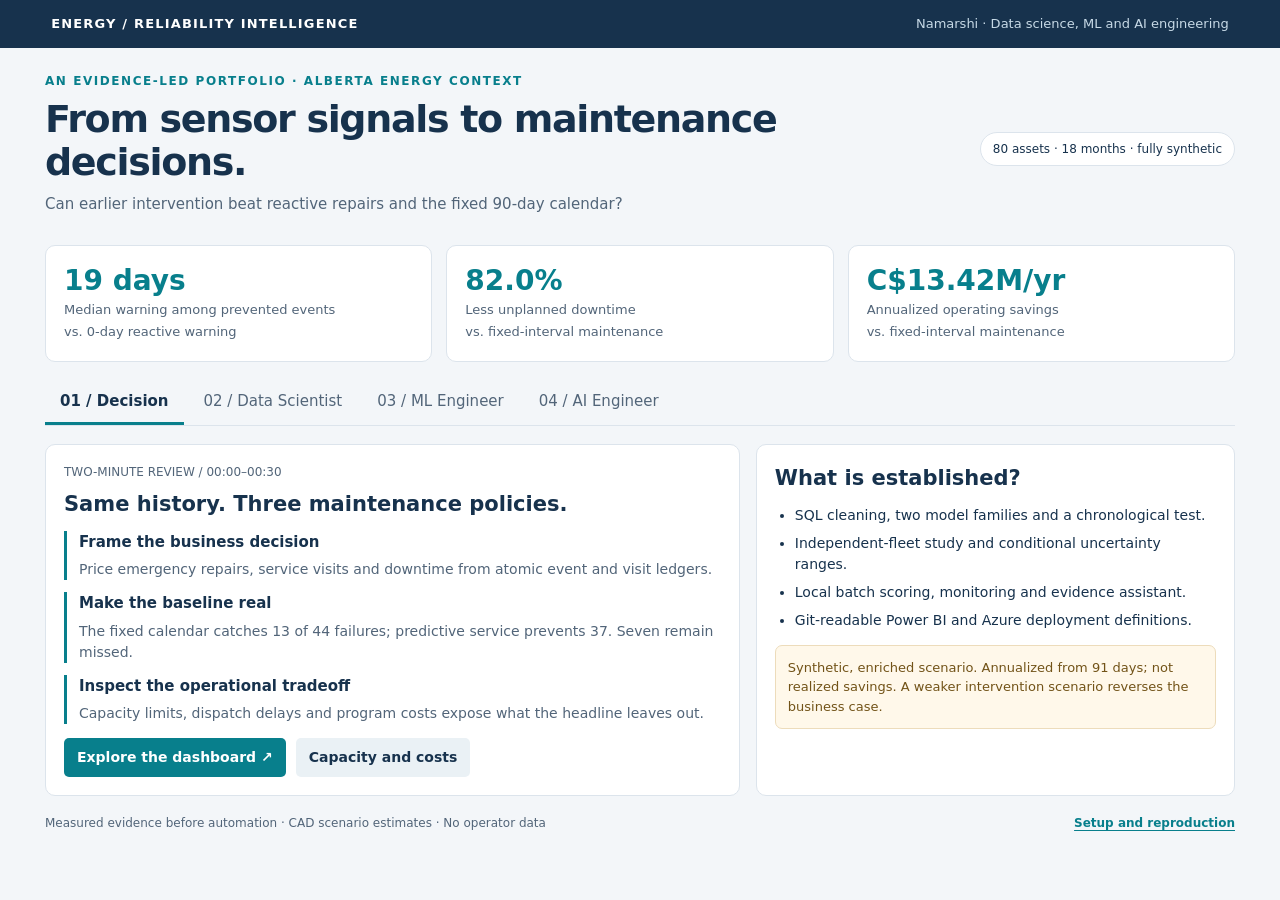
<file: reports/portfolio.html>
<!doctype html>
<html lang="en"><head><meta charset="utf-8"><meta name="viewport" content="width=device-width,initial-scale=1">
<title>Energy Reliability | Portfolio evidence</title>
<style>
:root{--navy:#17324d;--teal:#087f8c;--muted:#526579;--line:#dce4ec;--bg:#f3f6f9}*{box-sizing:border-box}body{margin:0;background:var(--bg);font:15px/1.5 system-ui,Segoe UI,sans-serif;color:var(--navy)}header{background:var(--navy);color:#fff;padding:14px 4vw;display:flex;justify-content:space-between;align-items:center}header strong{letter-spacing:.09em;font-size:13px}header span{color:#c7d9e6;font-size:13px}main{max-width:1250px;margin:auto;padding:24px 30px}h1{font-size:clamp(25px,3vw,38px);letter-spacing:-.035em;line-height:1.15;margin:0 0 8px}p{margin:0 0 12px;color:var(--muted)}.eyebrow{text-transform:uppercase;letter-spacing:.13em;font-size:12px;font-weight:750;color:var(--teal);margin-bottom:8px}.top{display:flex;justify-content:space-between;gap:20px;align-items:center}.pill{border:1px solid var(--line);background:white;padding:7px 12px;border-radius:30px;white-space:nowrap;font-size:12px}.metrics{display:grid;grid-template-columns:repeat(3,1fr);gap:14px;margin:18px 0}.metric,.panel{background:white;border:1px solid var(--line);border-radius:10px;padding:18px}.metric b{display:block;font-size:28px;line-height:1.2;color:var(--teal)}.metric span{font-size:13px;color:var(--muted)}nav{display:flex;gap:5px;border-bottom:1px solid var(--line);margin:14px 0 18px}button{font:inherit;cursor:pointer;border:0;background:none;color:var(--muted);padding:10px 15px;border-bottom:3px solid transparent}button[aria-selected=true]{border-bottom-color:var(--teal);font-weight:700;color:var(--navy)}button:focus-visible,a:focus-visible{outline:3px solid #db9d40;outline-offset:3px}.grid{display:grid;grid-template-columns:1.45fr 1fr;gap:16px}h2{margin:0 0 10px;font-size:21px}h3{margin:0 0 6px;font-size:15px}.rows{display:grid;gap:12px}.row{border-left:3px solid var(--teal);padding-left:12px}.row p{margin:0;font-size:14px}.links{display:flex;gap:10px;flex-wrap:wrap;margin-top:14px}a{color:var(--teal);font-weight:600;text-underline-offset:3px}.action{background:var(--teal);color:white;padding:9px 13px;border-radius:5px;text-decoration:none;font-size:14px}.secondary{background:#eaf1f5;color:var(--navy)}.limit{background:#fff8ea;border:1px solid #eddcbb;border-radius:7px;padding:12px;color:#725318;font-size:13px;margin-top:14px}.panel ul{padding-left:20px;margin:8px 0;font-size:14px}.panel li{margin:7px 0}footer{display:flex;justify-content:space-between;gap:14px;margin-top:18px;font-size:12px;color:var(--muted)}[hidden]{display:none!important}.step{font-size:12px;color:var(--muted);margin-bottom:8px}@media(max-width:760px){main{padding:18px}.grid{grid-template-columns:1fr}.metrics{gap:8px;grid-template-columns:1fr}.metric{padding:10px 12px;display:grid;grid-template-columns:140px 1fr;gap:10px;align-items:center}.metric b{font-size:20px}.metric span{font-size:12px}.top{display:block}.pill{display:inline-block;margin-top:4px}nav{overflow:auto}button{padding:9px;font-size:13px}footer{display:block}header span{display:none}}@media(min-width:761px) and (max-height:760px){main{padding-top:16px}.metrics{margin:12px 0}.metric{padding:12px 16px}.panel{padding:14px 18px}.row p{font-size:13px}.rows{gap:9px}nav{margin:9px 0 12px}footer{margin-top:12px}.limit{margin-top:10px;padding:9px}h1{font-size:30px}}
</style></head><body>
<header><strong>ENERGY / RELIABILITY INTELLIGENCE</strong><span>Namarshi · Data science, ML and AI engineering</span></header>
<main><div class="top"><div><div class="eyebrow">An evidence-led portfolio · Alberta energy context</div><h1>From sensor signals to maintenance decisions.</h1><p>Can earlier intervention beat reactive repairs and the fixed 90-day calendar?</p></div><span class="pill">80 assets · 18 months · fully synthetic</span></div>
<section class="metrics" aria-label="Synthetic scenario results"><div class="metric"><b>19 days</b><span>Median warning among prevented events<br>vs. 0-day reactive warning</span></div><div class="metric"><b>82.0%</b><span>Less unplanned downtime<br>vs. fixed-interval maintenance</span></div><div class="metric"><b>C$13.42M/yr</b><span>Annualized operating savings<br>vs. fixed-interval maintenance</span></div></section>
<nav role="tablist" aria-label="Reviewer path"><button role="tab" id="tab-summary" aria-controls="summary" aria-selected="true">01 / Decision</button><button role="tab" id="tab-ds" aria-controls="ds" aria-selected="false">02 / Data Scientist</button><button role="tab" id="tab-ml" aria-controls="ml" aria-selected="false">03 / ML Engineer</button><button role="tab" id="tab-ai" aria-controls="ai" aria-selected="false">04 / AI Engineer</button></nav>
<section id="summary" role="tabpanel" aria-labelledby="tab-summary"><div class="grid"><article class="panel"><div class="step">TWO-MINUTE REVIEW / 00:00–00:30</div><h2>Same history. Three maintenance policies.</h2><div class="rows"><div class="row"><h3>Frame the business decision</h3><p>Price emergency repairs, service visits and downtime from atomic event and visit ledgers.</p></div><div class="row"><h3>Make the baseline real</h3><p>The fixed calendar catches 13 of 44 failures; predictive service prevents 37. Seven remain missed.</p></div><div class="row"><h3>Inspect the operational tradeoff</h3><p>Capacity limits, dispatch delays and program costs expose what the headline leaves out.</p></div></div><div class="links"><a class="action" href="dashboard.html">Explore the dashboard ↗</a><a class="action secondary" href="../docs/operations.md">Capacity and costs</a></div></article><aside class="panel"><h2>What is established?</h2><ul><li>SQL cleaning, two model families and a chronological test.</li><li>Independent-fleet study and conditional uncertainty ranges.</li><li>Local batch scoring, monitoring and evidence assistant.</li><li>Git-readable Power BI and Azure deployment definitions.</li></ul><div class="limit">Synthetic, enriched scenario. Annualized from 91 days; not realized savings. A weaker intervention scenario reverses the business case.</div></aside></div></section>
<section id="ds" role="tabpanel" aria-labelledby="tab-ds" hidden><div class="grid"><article class="panel"><div class="step">TWO-MINUTE REVIEW / 00:30–01:00</div><h2>Show where the model stops generalizing.</h2><div class="rows"><div class="row"><h3>Prevent leakage</h3><p>Causal SQL features, 30-day purges and validation-only cost thresholds; June labels remain censored.</p></div><div class="row"><h3>Challenge the attractive number</h3><p>Reference recall falls from 66.2% to 49.8%–55.5% on three new synthetic fleets.</p></div><div class="row"><h3>Quantify uncertainty and retain negative results</h3><p>2,000 whole-asset bootstrap replicates; separate calibration improves one model and worsens another.</p></div></div><div class="links"><a class="action" href="../docs/model-card.md">Inspect the model card</a><a class="action secondary" href="../docs/generalization.md">Review the study</a></div></article><aside class="panel"><h2>Why 99.1% precision still misses failures</h2><p>Precision and recall trade off against each other, and the deployed threshold is tuned to minimize maintenance-policy cost, not to maximize either metric alone.</p><ul><li>The cost-selected threshold trades recall for fewer visits.</li><li>Daily labels differ from event prevention.</li><li>Abrupt trips have no learned warning signature here.</li><li>Same-generator testing does not establish field transfer.</li></ul><div class="limit">Cold-start fixtures have 0% recall. They trigger commissioning review, not an assurance that equipment is healthy.</div></aside></div></section>
<section id="ml" role="tabpanel" aria-labelledby="tab-ml" hidden><div class="grid"><article class="panel"><div class="step">TWO-MINUTE REVIEW / 01:00–01:30</div><h2>Make each prediction traceable and reviewable.</h2><div class="rows"><div class="row"><h3>Reproduce the artifact</h3><p>Model identity links code, data, settings, features and runtime. CI checks the scoring contract.</p></div><div class="row"><h3>Gate the deployment</h3><p>Score a named candidate, reconcile output identities, then promote. Record the previous default for rollback.</p></div><div class="row"><h3>Monitor what can be known</h3><p>Separate quality/freshness signals from performance; evaluate only labels with complete 30-day follow-up.</p></div></div><div class="links"><a class="action" href="../docs/mlops.md">Read the operating design</a><a class="action secondary" href="monitoring_replay.json">Inspect monitoring evidence</a></div></article><aside class="panel"><h2>Guarding against a silent partial batch</h2><p>A batch job that returns the expected row count can still have silently dropped one asset and duplicated another, so row counts alone are not a sufficient check.</p><ul><li>Validate unique, complete source-row coverage.</li><li>Check asset/date identity and finite risk scores.</li><li>Fail candidate validation before changing the default.</li><li>Keep quality flags separate from the model's alert.</li></ul><div class="limit">Cloud resources were not deployed. Local adapter tests and deployment templates are documented separately.</div></aside></div></section>
<section id="ai" role="tabpanel" aria-labelledby="tab-ai" hidden><div class="grid"><article class="panel"><div class="step">TWO-MINUTE REVIEW / 01:30–02:00</div><h2>Answer from evidence inside the user's scope.</h2><div class="rows"><div class="row"><h3>Constrain the query</h3><p>Allowlisted tools retrieve site-authorized facts. A deterministic renderer computes and cites the numbers.</p></div><div class="row"><h3>Test more than a happy-path prompt</h3><p>41/41 local behavioral evaluations: numerical grounding, refusal, cross-site access and injection attempts.</p></div><div class="row"><h3>Keep the model boundary explicit</h3><p>Optional Responses function calling plans queries; the offline demonstration uses rules and needs no API key.</p></div></div><div class="links"><a class="action" href="../docs/ai-assistant.md">Launch the assistant</a><a class="action secondary" href="assistant-evaluation.json">Inspect evaluation results</a></div></article><aside class="panel"><h2>Keeping a prompt from crossing site boundaries</h2><p>Authorization has to hold even when the request text itself tries to talk the assistant out of it.</p><ul><li>Identity is supplied by the trusted local server.</li><li>Authorization runs before query execution and citation export.</li><li>No arbitrary SQL, Python or browser-supplied identity.</li><li>Unknown or unsupported questions can be refused.</li></ul><div class="limit">Local demo identity is not production authentication. The optional live LLM planner has mock coverage, not a completed live-model evaluation.</div></aside></div></section>
<footer><span>Measured evidence before automation · CAD scenario estimates · No operator data</span><a href="../START_HERE.md">Setup and reproduction</a></footer></main>
<script>const tabs=[...document.querySelectorAll('[role=tab]')];function activate(tab){tabs.forEach(t=>{const active=t===tab;t.setAttribute('aria-selected',String(active));t.tabIndex=active?0:-1;document.getElementById(t.getAttribute('aria-controls')).hidden=!active})}tabs.forEach((tab,i)=>{tab.addEventListener('click',()=>activate(tab));tab.addEventListener('keydown',e=>{let next;if(e.key==='ArrowRight')next=(i+1)%tabs.length;if(e.key==='ArrowLeft')next=(i+tabs.length-1)%tabs.length;if(next!==undefined){e.preventDefault();activate(tabs[next]);tabs[next].focus()}})});activate(tabs[0]);</script></body></html>
</file>
